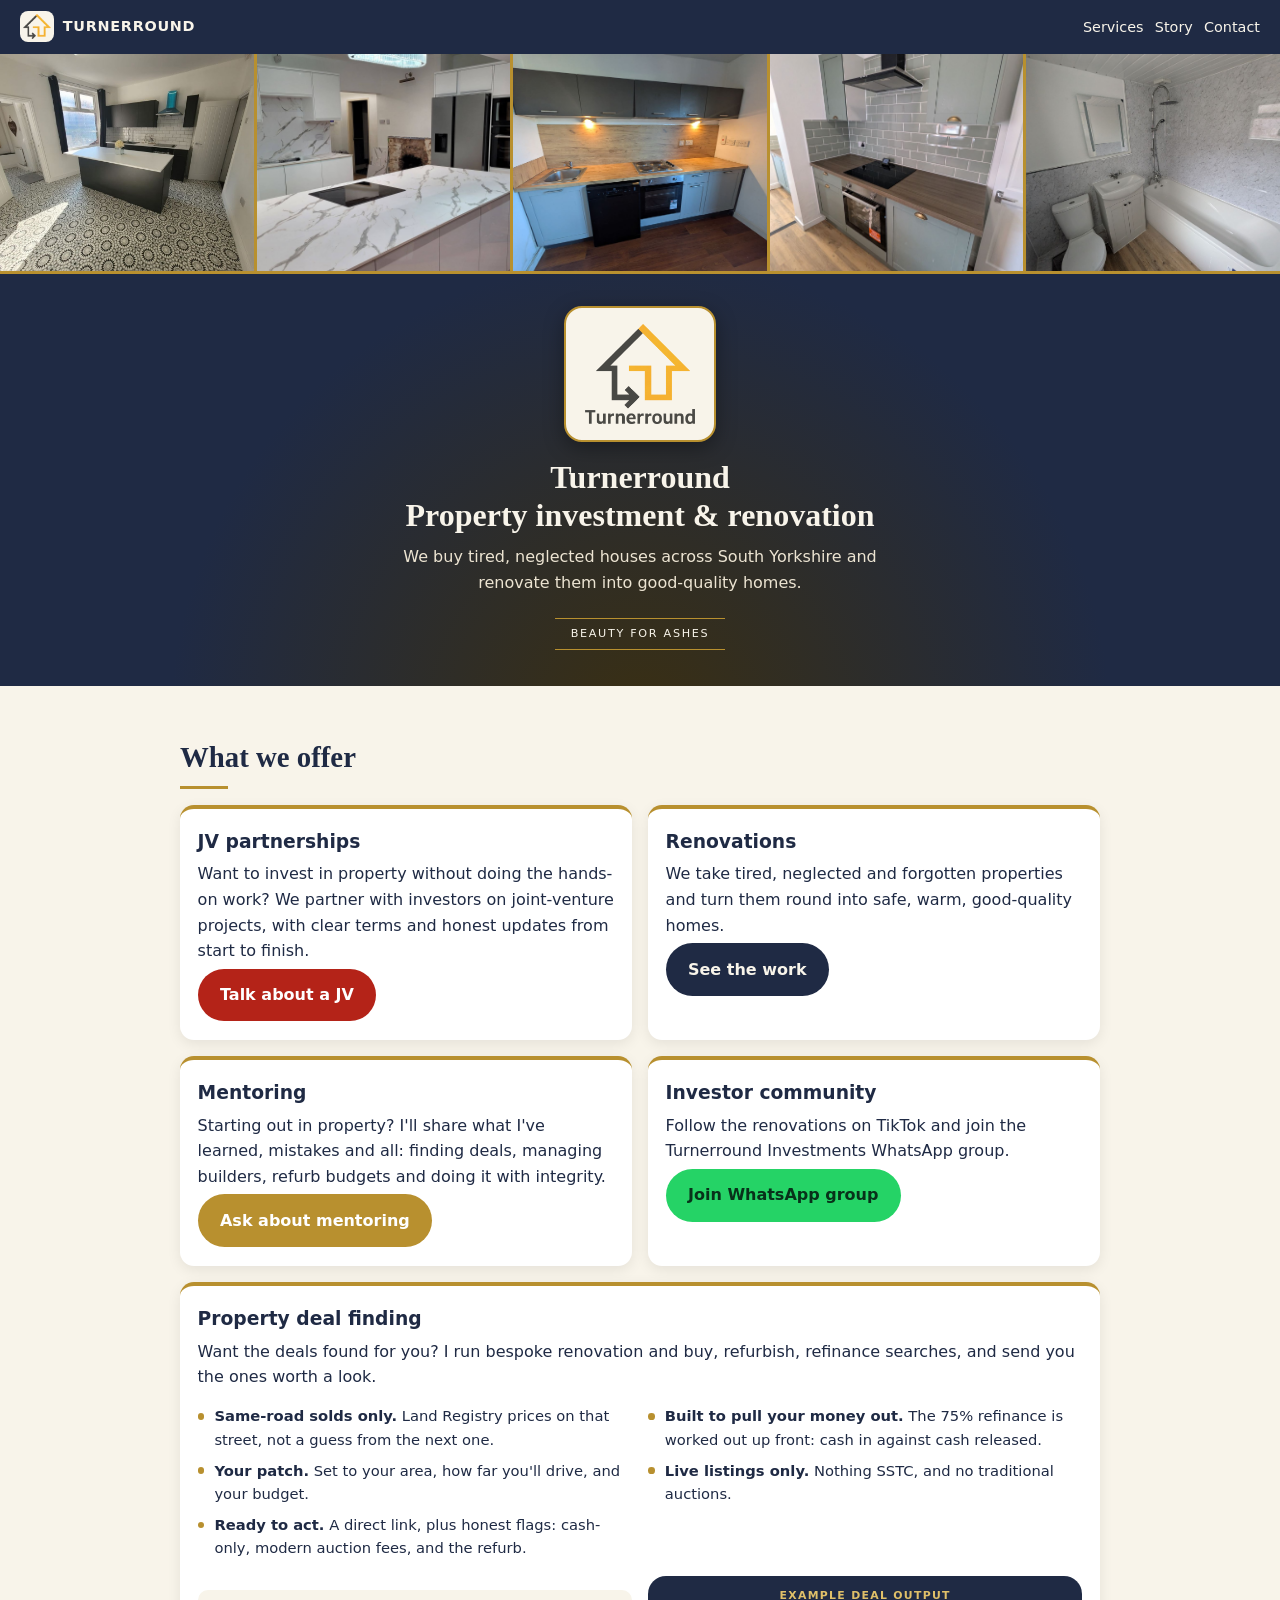
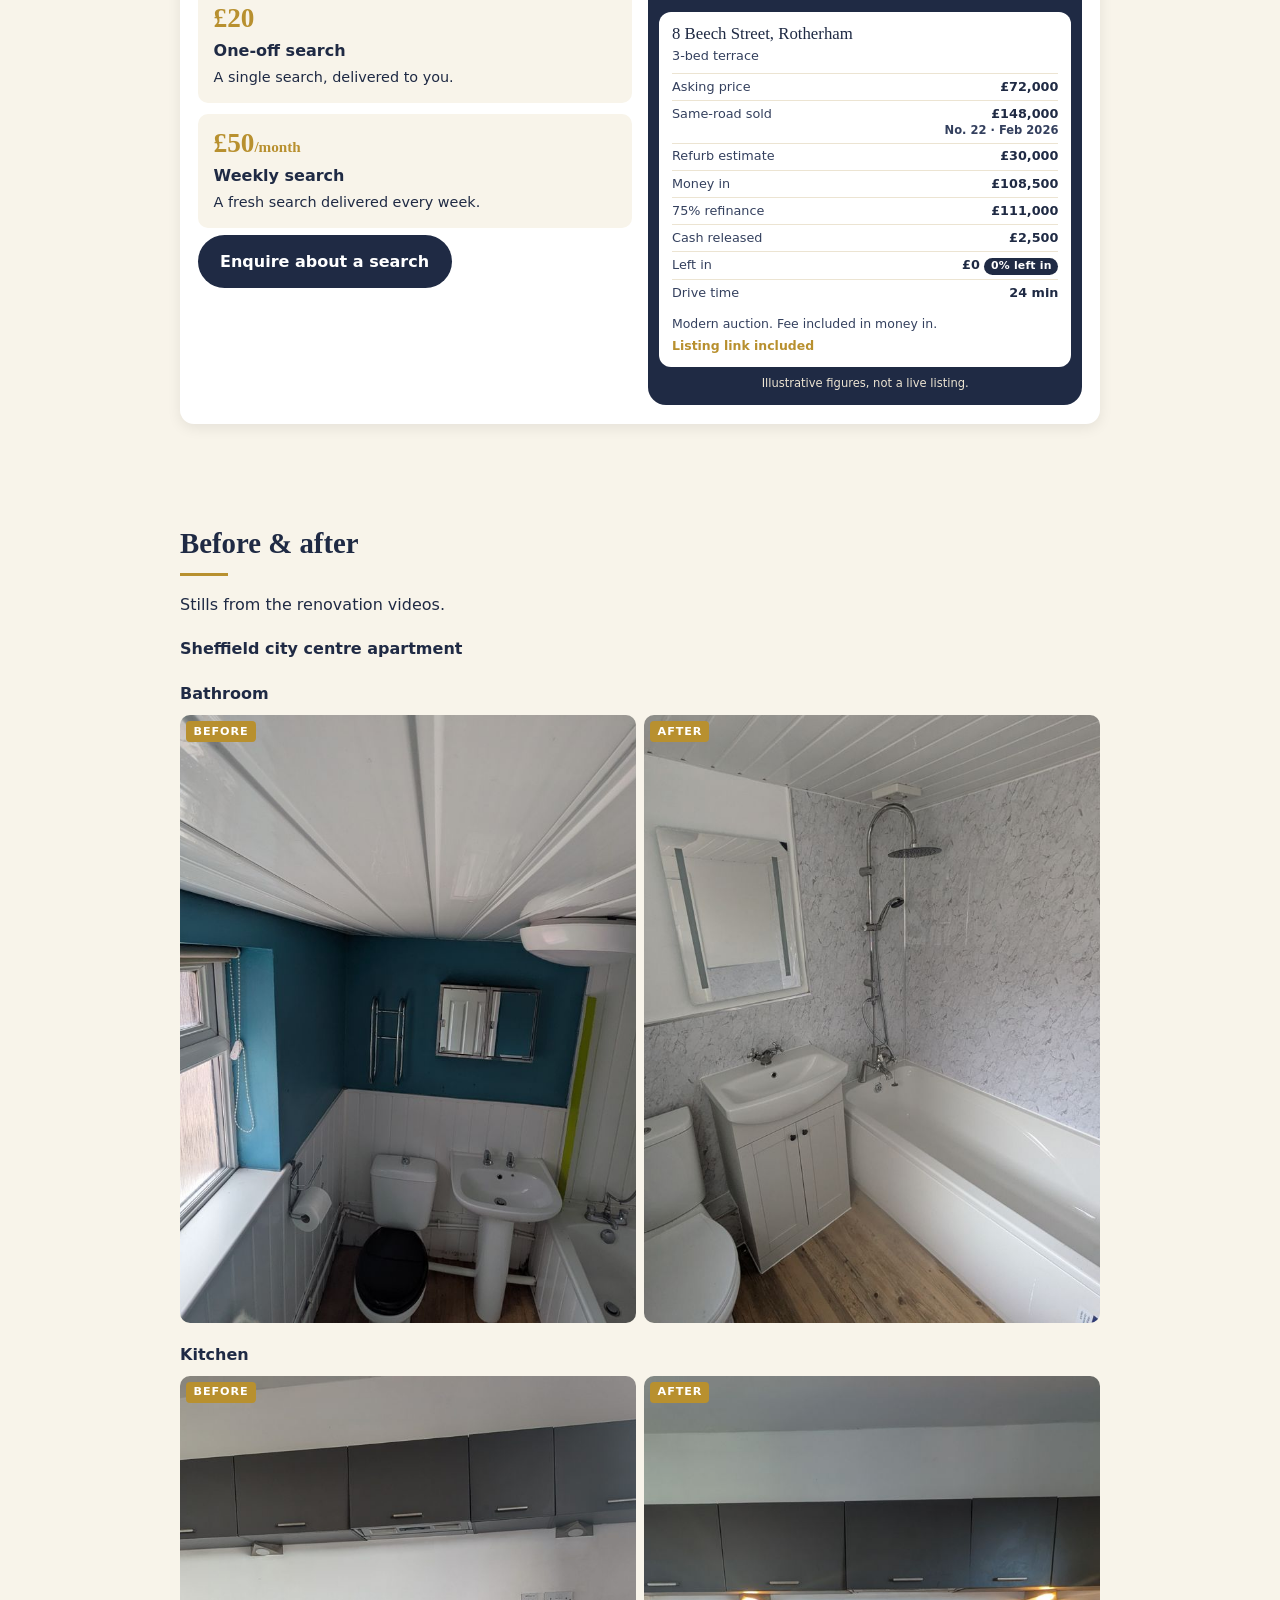
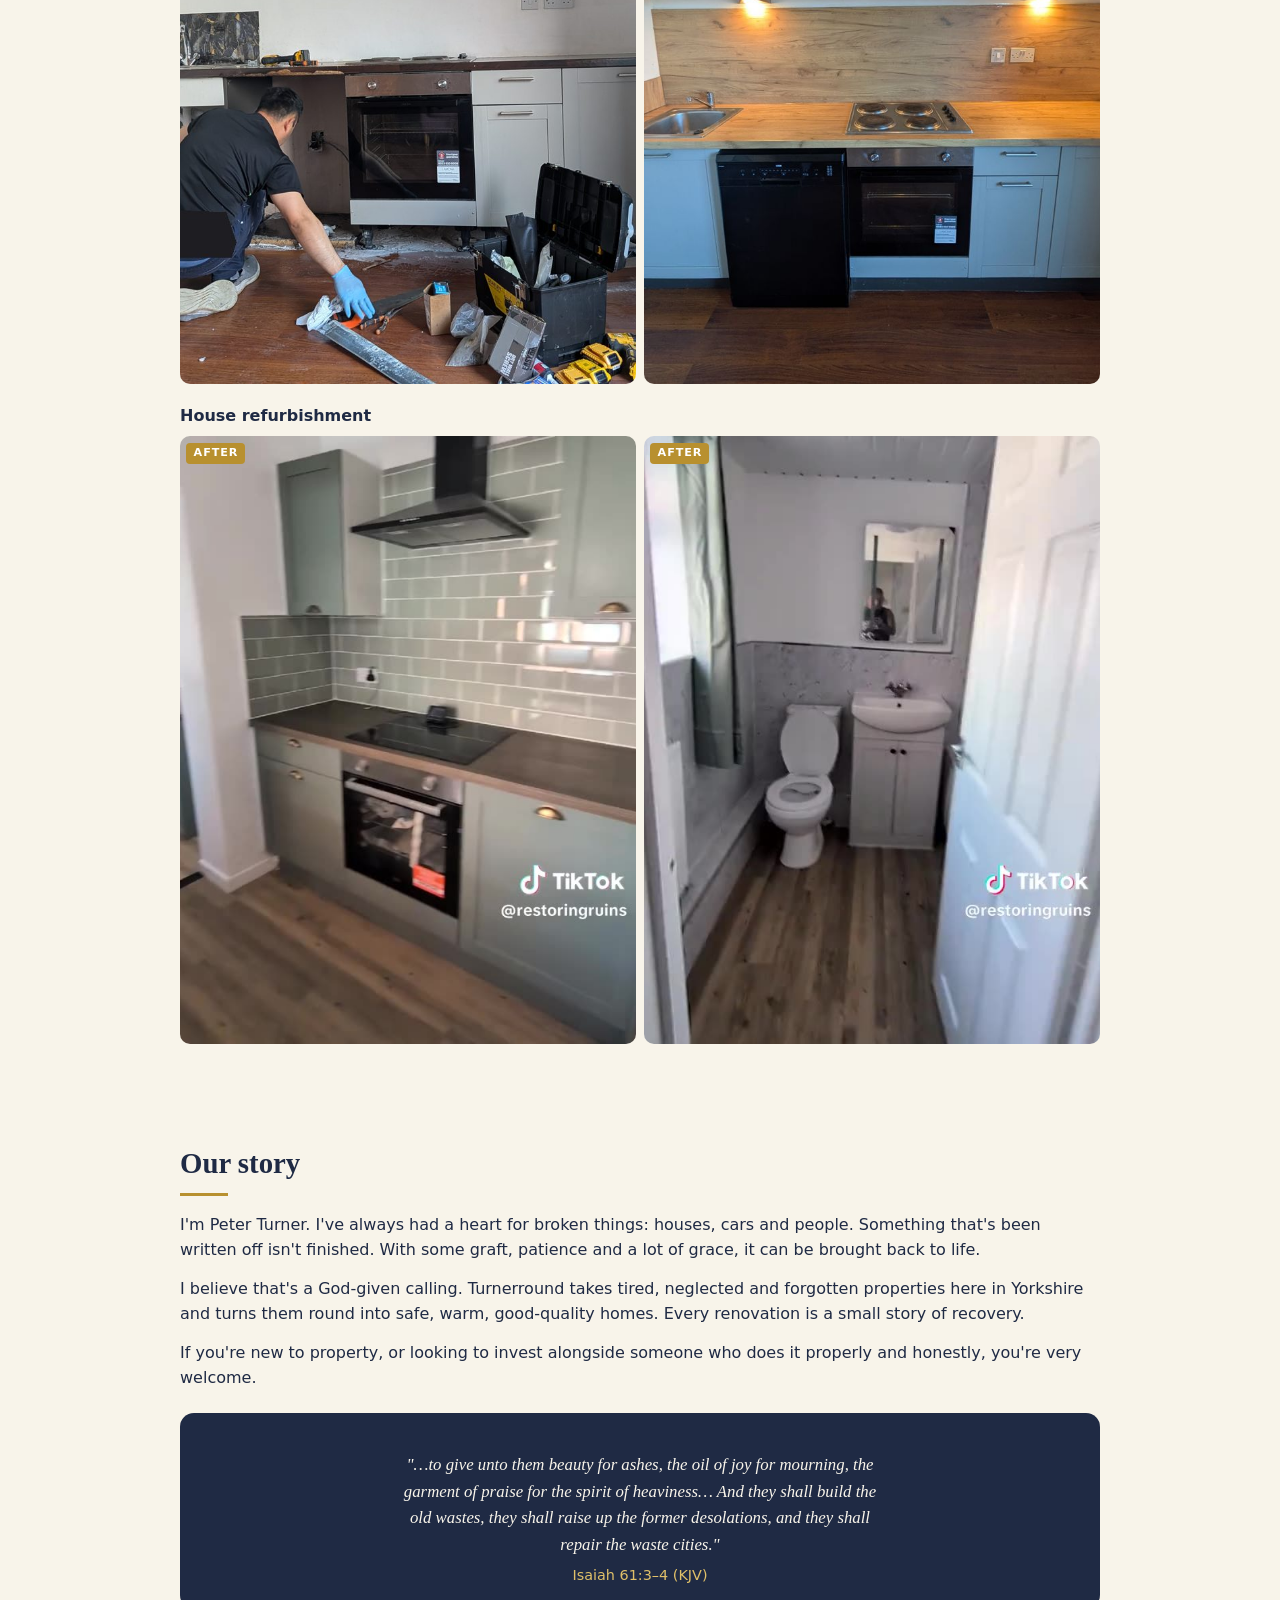
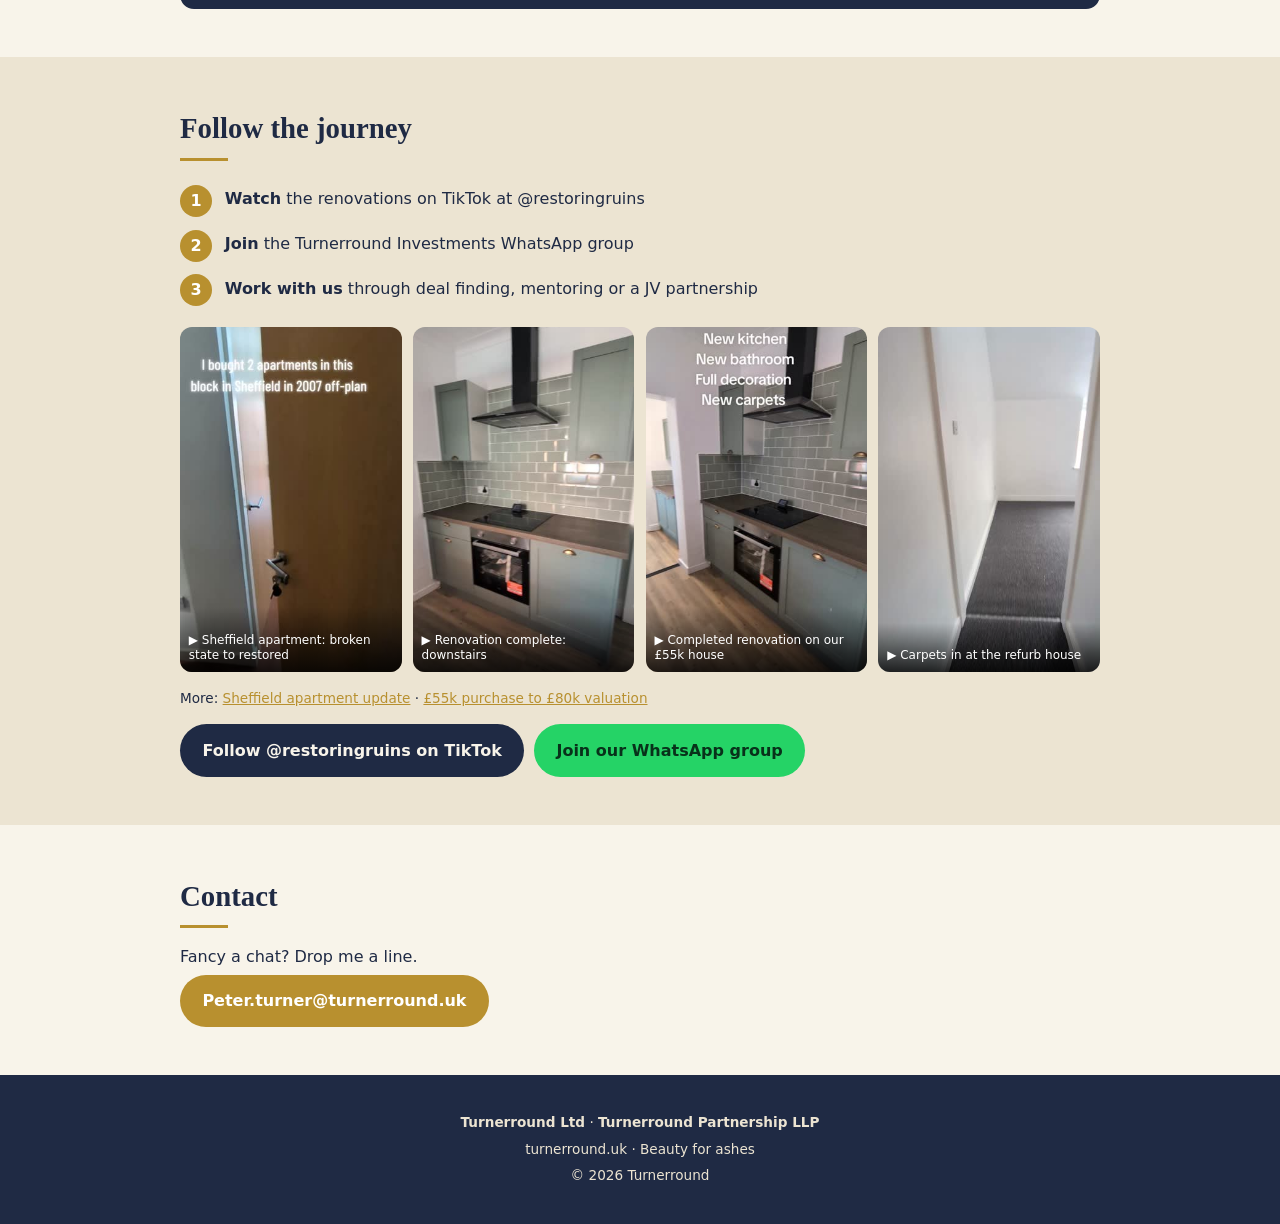
<file: index.html>
<!DOCTYPE html>
<html lang="en-GB"><head><meta charset="utf-8"><meta name="viewport" content="width=device-width,initial-scale=1">
<title>Turnerround | Property investment &amp; renovation, South Yorkshire</title>
<meta name="description" content="Turnerround: restoring ruined houses in South Yorkshire. Renovation, deal finding, mentoring and JV partnerships.">
<link rel="icon" type="image/png" href="img/favicon.png">
<link rel="apple-touch-icon" href="img/apple-touch-icon.png">
<style>
:root{--ash:#1f2a44;--ash2:#34405e;--ember:#b8902f;--ember2:#e0c069;--cream:#f8f4ea;--cream2:#ece4d2}
*{box-sizing:border-box;margin:0}body{font-family:system-ui,-apple-system,"Segoe UI",Roboto,sans-serif;background:var(--cream);color:var(--ash);line-height:1.6}
a{color:var(--ember)}.wrap{max-width:960px;margin:auto;padding:0 1.25rem}
header.nav{position:sticky;top:0;z-index:9;background:var(--ash);color:var(--cream);display:flex;justify-content:space-between;align-items:center;padding:.7rem 1.25rem}
.nav b{letter-spacing:.05em}.nav a{color:var(--cream);text-decoration:none;font-size:.9rem;margin-left:.9rem}
.hero{background:radial-gradient(circle at 50% 110%,#3a2f12 0,var(--ash) 60%);color:var(--cream);text-align:center;padding:3rem 1.25rem 3.5rem}
.logo-badge{display:inline-block;background:var(--cream);border-radius:18px;padding:1rem 1.2rem;box-shadow:0 6px 20px rgba(0,0,0,.35);border:2px solid var(--ember)}.logo-badge img{display:block;width:170px;height:auto}
.nav .brand{display:flex;align-items:center;gap:.55rem;margin:0;color:var(--cream)}.nav .mark{background:var(--cream);border-radius:8px;padding:3px;display:flex}.nav .mark img{width:28px;height:auto;display:block}.hero h1{font-family:Georgia,serif;font-size:2.4rem;margin:.5rem 0}
.verse{font-family:Georgia,serif;font-style:italic;font-size:1.05rem;max-width:30rem;margin:1rem auto .3rem}.ref{color:var(--ember2);font-size:.9rem}
.strap{display:inline-block;margin-top:1.4rem;text-transform:uppercase;letter-spacing:.15em;font-size:.7rem;border-top:1px solid var(--ember);border-bottom:1px solid var(--ember);padding:.4rem 1rem}
section{padding:3rem 0}h2{font-family:Georgia,serif;font-size:1.8rem;margin-bottom:1rem}h2::after{content:"";display:block;width:48px;height:3px;background:var(--ember);margin-top:.4rem}
.alt{background:var(--cream2)}.grid{display:grid;gap:1.2rem}@media(min-width:700px){.grid{grid-template-columns:1fr 1fr}.hero h1{font-size:3.2rem}}
.card{background:#fff;border-radius:14px;overflow:hidden;box-shadow:0 4px 14px rgba(0,0,0,.08)}.card .b{padding:1.1rem}
.ba{display:grid;grid-template-columns:1fr 1fr}.ph{aspect-ratio:4/3;display:flex;align-items:center;justify-content:center;flex-direction:column;font-size:.8rem;color:var(--cream);text-align:center}
.ph.before{background:repeating-linear-gradient(45deg,#4a4744 0 10px,#55524e 10px 20px)}.ph.after{background:linear-gradient(135deg,var(--ember),var(--ember2))}
.ph strong{font-size:.95rem;text-transform:uppercase;letter-spacing:.1em}
.tag{display:inline-block;background:var(--ember);color:#fff;font-size:.7rem;font-weight:700;padding:.15rem .5rem;border-radius:4px;margin-bottom:.4rem}
.btn{display:inline-block;padding:.85rem 1.4rem;border-radius:999px;font-weight:700;text-decoration:none;margin:.3rem .3rem 0 0}
.btn.e{background:var(--ember);color:#fff}.btn.w{background:#25d366;color:#08311a}.btn.t{background:var(--ash);color:var(--cream)}
.btn.blue,.btn.red{color:#fff;transition:background-color .15s ease}
.btn.blue{background:var(--ash)}.btn.blue:hover,.btn.blue:focus-visible{background:#3e5688;color:#fff}
.btn.red{background:#b42318}.btn.red:hover,.btn.red:focus-visible{background:#8e1a14;color:#fff}
.steps{counter-reset:s;list-style:none;padding:0}.steps li{counter-increment:s;padding:.6rem 0 .6rem 2.8rem;position:relative}
.steps li::before{content:counter(s);position:absolute;left:0;top:.5rem;width:2rem;height:2rem;border-radius:50%;background:var(--ember);color:#fff;text-align:center;line-height:2rem;font-weight:700}
footer{background:var(--ash);color:var(--cream2);padding:2rem 0;font-size:.85rem;text-align:center}footer p{margin:.3rem 0}
.banner{position:relative;aspect-ratio:4/3;max-height:62vh;width:100%;overflow:hidden;background:linear-gradient(135deg,var(--ash),var(--ash2))}
.banner .slides{display:flex;height:100%;overflow-x:auto;scroll-snap-type:x mandatory;scrollbar-width:none}.banner .slides::-webkit-scrollbar{display:none}
.banner figure{flex:0 0 100%;scroll-snap-align:start;margin:0;position:relative}.banner img{width:100%;height:100%;object-fit:cover;display:block}
.banner figcaption{position:absolute;left:.8rem;bottom:.8rem;background:rgba(31,42,68,.8);color:var(--cream);font-size:.75rem;padding:.2rem .6rem;border-radius:999px}
.banner .slides{position:relative;z-index:1}.banner .empty{position:absolute;inset:0;display:flex;align-items:center;justify-content:center;height:100%;color:var(--ember2);font-size:.85rem;text-align:center;padding:1rem}.banner .empty[hidden]{display:none}
.hero.biz{padding:2rem 1.25rem 2.2rem}.hero.biz h1{font-size:2rem;line-height:1.2}.hero .lead{max-width:32rem;margin:.6rem auto 0;color:var(--cream2)}
.logo-badge.sm img{width:110px}
.offers{display:grid;gap:1rem}@media(min-width:700px){.offers{grid-template-columns:1fr 1fr}}
.offer{background:#fff;border-radius:14px;padding:1.1rem 1.1rem 1.2rem;box-shadow:0 4px 14px rgba(0,0,0,.08);border-top:4px solid var(--ember)}.offer h3{margin-bottom:.3rem}
.offer.span{grid-column:1/-1}.prices{display:grid;gap:.7rem;margin:.85rem 0 .15rem}@media(min-width:700px){.prices{grid-template-columns:1fr 1fr}}
.price{background:var(--cream);border-radius:10px;padding:.9rem 1rem}.price .amount{font-family:Georgia,serif;font-size:1.7rem;font-weight:700;line-height:1.1;color:var(--ember);display:block}.price .per{font-size:.95rem}.price strong{display:block;margin-top:.25rem}.price p{font-size:.9rem;margin-top:.15rem}
.usps{list-style:none;padding:0;margin:.9rem 0 0;display:grid;gap:.45rem 1rem}@media(min-width:700px){.usps{grid-template-columns:1fr 1fr}}
.usps li{position:relative;padding-left:1.05rem;font-size:.92rem}.usps li::before{content:"";position:absolute;left:0;top:.55rem;width:.42rem;height:.42rem;border-radius:50%;background:var(--ember)}
.deal-row{display:flex;flex-direction:column;gap:1rem;margin-top:1rem}.sample{order:-1}
@media(min-width:700px){.deal-row{display:grid;grid-template-columns:1fr 1fr;align-items:start}.sample{order:0}.deal-buy .prices{grid-template-columns:1fr}}
.sample{background:var(--ash);color:var(--cream);border-radius:18px;padding:.7rem .7rem .8rem}
.sample-label{margin:0 0 .45rem;text-align:center;font-size:.68rem;font-weight:700;letter-spacing:.12em;text-transform:uppercase;color:var(--ember2)}
.phone{background:#fff;color:var(--ash);border-radius:12px;padding:.75rem .8rem .65rem}
.phone .ptitle{font-family:Georgia,serif;font-size:1.05rem;line-height:1.25;margin:0}.phone .ptype{margin:.1rem 0 0;font-size:.8rem;color:var(--ash2)}
.phone dl{margin:.4rem 0 0}.phone dl div{display:flex;justify-content:space-between;align-items:baseline;gap:.6rem;padding:.3rem 0;border-top:1px solid var(--cream2);font-size:.8rem;line-height:1.3}
.phone dt{color:var(--ash2)}.phone dd{margin:0;font-weight:700;text-align:right}.phone dd span{display:block;font-weight:600;font-size:.72rem;color:var(--ash2)}
.phone .flag{margin:.45rem 0 0;font-size:.78rem;color:var(--ash2)}.phone .linkline{margin:.15rem 0 0;font-size:.78rem;font-weight:700;color:var(--ember)}
.pill{display:inline-block;background:var(--ash);color:#fff;font-style:normal;font-size:.68rem;font-weight:700;letter-spacing:.02em;padding:.08rem .42rem;border-radius:999px}
.sample-note{margin:.45rem 0 0;text-align:center;font-size:.72rem;color:var(--cream2)}
.scripture{background:var(--ash);color:var(--cream);border-radius:14px;padding:1.4rem;margin-top:1.4rem;text-align:center}
.nav a{margin-left:.7rem}
.strip{display:grid;grid-template-columns:repeat(5,minmax(0,1fr));grid-template-rows:minmax(0,1fr);overflow:hidden;gap:2px;background:var(--ember);padding-bottom:2px;height:130px}.strip img{width:100%;height:100%;object-fit:cover;display:block;min-width:0}@media(min-width:700px){.strip{height:220px;gap:3px;padding-bottom:3px}}
.ttgrid{display:grid;grid-template-columns:1fr 1fr;gap:.7rem;margin:1rem 0}@media(min-width:700px){.ttgrid{grid-template-columns:repeat(4,1fr)}}
.tt{position:relative;display:block;border-radius:12px;overflow:hidden;aspect-ratio:9/14;background:var(--ash);text-decoration:none}.tt img{width:100%;height:100%;object-fit:cover;display:block}
.tt span{position:absolute;left:0;right:0;bottom:0;padding:1.6rem .55rem .5rem;font-size:.75rem;line-height:1.3;color:#fff;background:linear-gradient(transparent,rgba(0,0,0,.8))}
.small{font-size:.85rem;margin-bottom:.6rem}
.ga{margin:1.2rem 0 .5rem;font-size:1rem}.pair{display:grid;grid-template-columns:1fr 1fr;gap:.5rem}.pair figure{margin:0;position:relative;border-radius:10px;overflow:hidden;aspect-ratio:3/4;background:#ddd}
.pair img{width:100%;height:100%;object-fit:cover;display:block}.pair figcaption{position:absolute;top:.4rem;left:.4rem;background:var(--ember);color:#fff;font-size:.7rem;font-weight:700;text-transform:uppercase;letter-spacing:.08em;padding:.1rem .45rem;border-radius:4px}
</style></head><body>
<header class="nav"><a class="brand" href="#"><span class="mark"><img src="img/turnerround-mark.png" alt=""></span><b>TURNERROUND</b></a><nav><a href="#offer">Services</a><a href="#story">Story</a><a href="#contact">Contact</a></nav></header>
<div class="strip" aria-label="Our renovations"><img src="img/banner-cope-kitchen.jpg" alt="Renovated kitchen with island" style="object-position:50% 60%"><img src="img/banner-home-kitchen.jpg" alt="Renovated kitchen with white marble-effect island" style="object-position:50% 50%"><img src="img/banner-q4-kitchen.jpg" alt="Renovated apartment kitchen" style="object-position:50% 50%"><img src="img/banner-leicester-kitchen.jpg" alt="Renovated kitchen and utility" style="object-position:50% 55%"><img src="img/banner-leicester-bathroom.jpg" alt="Renovated bathroom" style="object-position:50% 60%"></div>

<section class="hero biz">
<div class="logo-badge sm"><img src="img/turnerround-logo.png" alt="Turnerround" width="828" height="757"></div>
<h1>Turnerround<br>Property investment &amp; renovation</h1>
<p class="lead">We buy tired, neglected houses across South Yorkshire and renovate them into good-quality homes.</p>
<span class="strap">Beauty for ashes</span>
</section>
<section id="offer"><div class="wrap"><h2>What we offer</h2><div class="offers">
<div class="offer"><h3>JV partnerships</h3><p>Want to invest in property without doing the hands-on work? We partner with investors on joint-venture projects, with clear terms and honest updates from start to finish.</p><a class="btn red" href="mailto:Peter.turner@turnerround.uk?subject=JV%20partnership%20enquiry">Talk about a JV</a></div>
<div class="offer"><h3>Renovations</h3><p>We take tired, neglected and forgotten properties and turn them round into safe, warm, good-quality homes.</p><a class="btn t" href="#before-after">See the work</a></div>
<div class="offer"><h3>Mentoring</h3><p>Starting out in property? I'll share what I've learned, mistakes and all: finding deals, managing builders, refurb budgets and doing it with integrity.</p><a class="btn e" href="mailto:Peter.turner@turnerround.uk?subject=Mentoring%20enquiry">Ask about mentoring</a></div>
<div class="offer"><h3>Investor community</h3><p>Follow the renovations on TikTok and join the Turnerround Investments WhatsApp group.</p><a class="btn w" href="https://chat.whatsapp.com/LIhRfJvyXiQB11U30ed2JP" target="_blank" rel="noopener">Join WhatsApp group</a></div>
<div class="offer span"><h3>Property deal finding</h3><p>Want the deals found for you? I run bespoke renovation and buy, refurbish, refinance searches, and send you the ones worth a look.</p><ul class="usps"><li><b>Same-road solds only.</b> Land Registry prices on that street, not a guess from the next one.</li><li><b>Built to pull your money out.</b> The 75% refinance is worked out up front: cash in against cash released.</li><li><b>Your patch.</b> Set to your area, how far you'll drive, and your budget.</li><li><b>Live listings only.</b> Nothing SSTC, and no traditional auctions.</li><li><b>Ready to act.</b> A direct link, plus honest flags: cash-only, modern auction fees, and the refurb.</li></ul><div class="deal-row"><div class="deal-buy"><div class="prices"><div class="price"><span class="amount">£20</span><strong>One-off search</strong><p>A single search, delivered to you.</p></div><div class="price"><span class="amount">£50<span class="per">/month</span></span><strong>Weekly search</strong><p>A fresh search delivered every week.</p></div></div><a class="btn blue" href="mailto:Peter.turner@turnerround.uk?subject=Deal%20finding%20enquiry">Enquire about a search</a></div><aside class="sample"><p class="sample-label">Example deal output</p><div class="phone"><p class="ptitle">8 Beech Street, Rotherham</p><p class="ptype">3-bed terrace</p><dl><div><dt>Asking price</dt><dd>£72,000</dd></div><div><dt>Same-road sold</dt><dd>£148,000<span>No. 22 · Feb 2026</span></dd></div><div><dt>Refurb estimate</dt><dd>£30,000</dd></div><div><dt>Money in</dt><dd>£108,500</dd></div><div><dt>75% refinance</dt><dd>£111,000</dd></div><div><dt>Cash released</dt><dd>£2,500</dd></div><div><dt>Left in</dt><dd>£0 <em class="pill">0% left in</em></dd></div><div><dt>Drive time</dt><dd>24 min</dd></div></dl><p class="flag">Modern auction. Fee included in money in.</p><p class="linkline">Listing link included</p></div><p class="sample-note">Illustrative figures, not a live listing.</p></aside></div></div>
</div></div></section>
<section id="before-after"><div class="wrap"><h2>Before &amp; after</h2>
<p style="margin-bottom:1rem">Stills from the renovation videos.</p>
<h3 class="ga">Sheffield city centre apartment</h3>
<h3 class="ga">Bathroom</h3>
<div class="pair"><figure><img src="img/gallery/bathroom-before.jpg" alt="Bathroom before renovation" loading="lazy"><figcaption>Before</figcaption></figure><figure><img src="img/gallery/bathroom-after.jpg" alt="Bathroom after renovation" loading="lazy"><figcaption>After</figcaption></figure></div>
<h3 class="ga">Kitchen</h3>
<div class="pair"><figure><img src="img/gallery/kitchen-before.jpg" alt="Kitchen before renovation" loading="lazy"><figcaption>Before</figcaption></figure><figure><img src="img/gallery/kitchen-after.jpg" alt="Kitchen after renovation" loading="lazy"><figcaption>After</figcaption></figure></div>
<h3 class="ga">House refurbishment</h3>
<div class="pair"><figure><img src="img/gallery/house-kitchen-after.jpg" alt="New kitchen after renovation" loading="lazy"><figcaption>After</figcaption></figure><figure><img src="img/gallery/house-bathroom-after.jpg" alt="New bathroom after renovation" loading="lazy"><figcaption>After</figcaption></figure></div>
</div></section>
<section id="story"><div class="wrap"><h2>Our story</h2>
<p>I'm Peter Turner. I've always had a heart for broken things: houses, cars and people. Something that's been written off isn't finished. With some graft, patience and a lot of grace, it can be brought back to life.</p>
<p style="margin-top:.8rem">I believe that's a God-given calling. Turnerround takes tired, neglected and forgotten properties here in Yorkshire and turns them round into safe, warm, good-quality homes. Every renovation is a small story of recovery.</p>
<p style="margin-top:.8rem">If you're new to property, or looking to invest alongside someone who does it properly and honestly, you're very welcome.</p>
<div class="scripture"><p class="verse">"…to give unto them beauty for ashes, the oil of joy for mourning, the garment of praise for the spirit of heaviness… And they shall build the old wastes, they shall raise up the former desolations, and they shall repair the waste cities."</p><p class="ref">Isaiah 61:3–4 (KJV)</p></div></div></section>
<section id="follow" class="alt"><div class="wrap"><h2>Follow the journey</h2>
<ol class="steps"><li><b>Watch</b> the renovations on TikTok at @restoringruins</li><li><b>Join</b> the Turnerround Investments WhatsApp group</li><li><b>Work with us</b> through deal finding, mentoring or a JV partnership</li></ol>
<div class="ttgrid"><a class="tt" href="https://www.tiktok.com/@restoringruins/video/7697686761236925718" target="_blank" rel="noopener"><img src="img/gallery/tt-7697686761236925718.jpg" alt="" loading="lazy"><span>▶ Sheffield apartment: broken state to restored</span></a><a class="tt" href="https://www.tiktok.com/@restoringruins/video/7680427005292186902" target="_blank" rel="noopener"><img src="img/gallery/tt-7680427005292186902.jpg" alt="" loading="lazy"><span>▶ Renovation complete: downstairs</span></a><a class="tt" href="https://www.tiktok.com/@restoringruins/video/7680300066338278678" target="_blank" rel="noopener"><img src="img/gallery/tt-7680300066338278678.jpg" alt="" loading="lazy"><span>▶ Completed renovation on our £55k house</span></a><a class="tt" href="https://www.tiktok.com/@restoringruins/video/7675671522433862934" target="_blank" rel="noopener"><img src="img/gallery/tt-7675671522433862934.jpg" alt="" loading="lazy"><span>▶ Carpets in at the refurb house</span></a></div><p class="small">More: <a href="https://www.tiktok.com/@restoringruins/video/7692518369119030550" target="_blank" rel="noopener">Sheffield apartment update</a> · <a href="https://www.tiktok.com/@restoringruins/video/7686686514251648278" target="_blank" rel="noopener">£55k purchase to £80k valuation</a></p><a class="btn t" href="https://www.tiktok.com/@restoringruins" target="_blank" rel="noopener">Follow @restoringruins on TikTok</a>
<a class="btn w" href="https://chat.whatsapp.com/LIhRfJvyXiQB11U30ed2JP" target="_blank" rel="noopener">Join our WhatsApp group</a></div></section>
<section id="contact"><div class="wrap"><h2>Contact</h2><p>Fancy a chat? Drop me a line.</p><a class="btn e" href="mailto:Peter.turner@turnerround.uk">Peter.turner@turnerround.uk</a></div></section>
<footer><div class="wrap"><p><b>Turnerround Ltd</b> · <b>Turnerround Partnership LLP</b></p><p>turnerround.uk · Beauty for ashes</p><p>© 2026 Turnerround</p></div></footer>
</body></html>
</file>
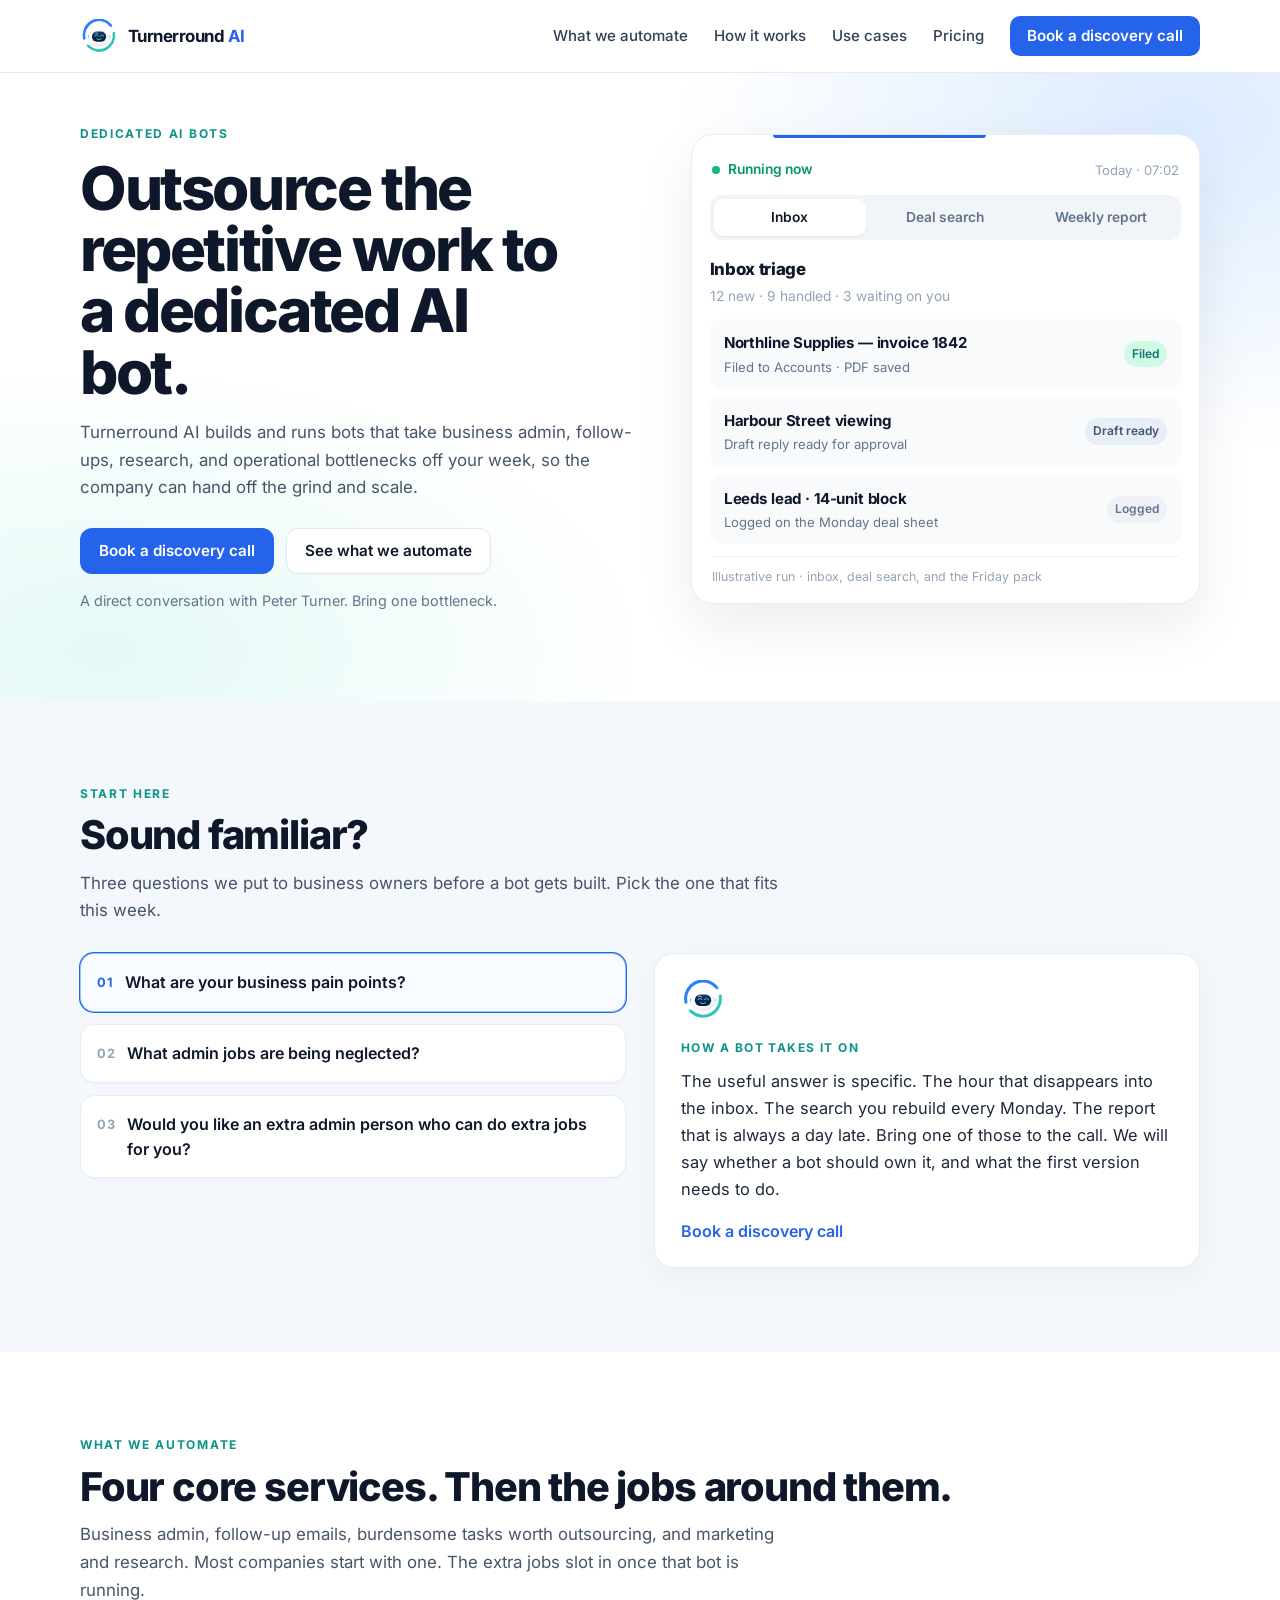
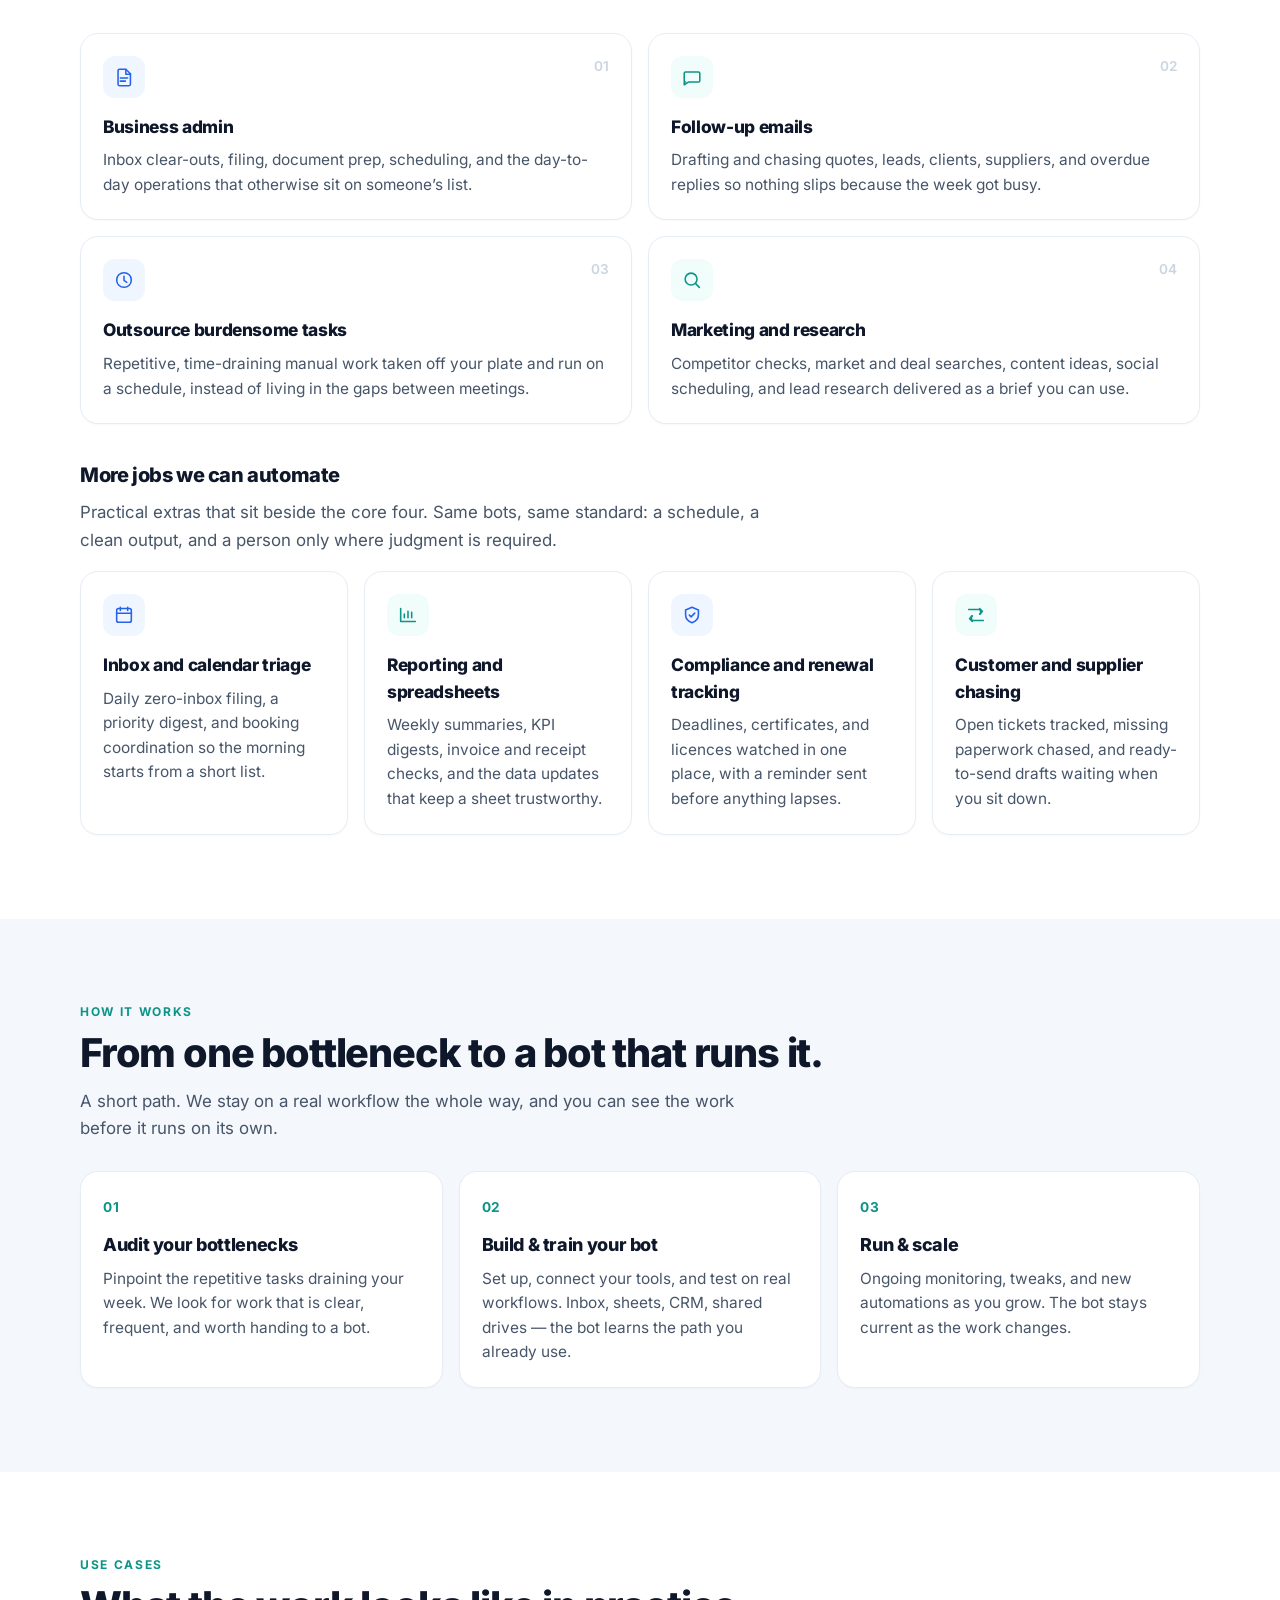
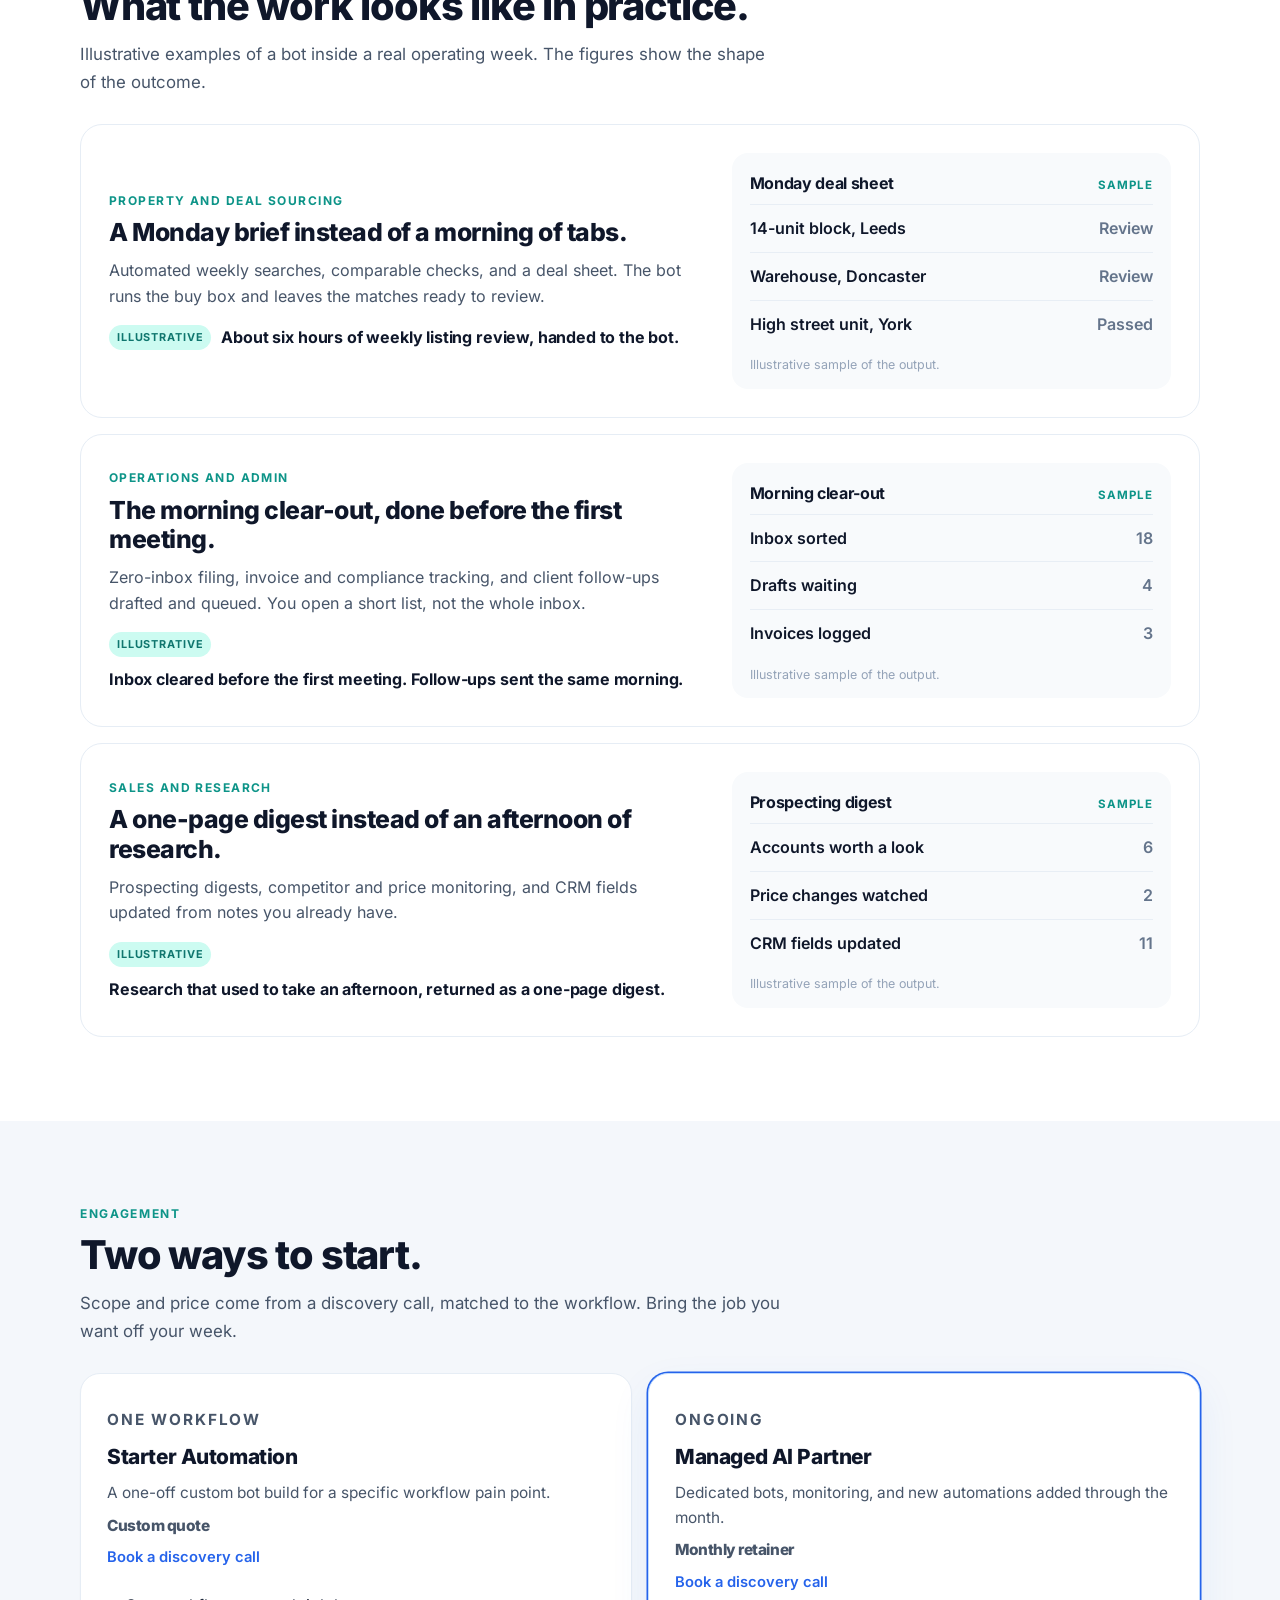
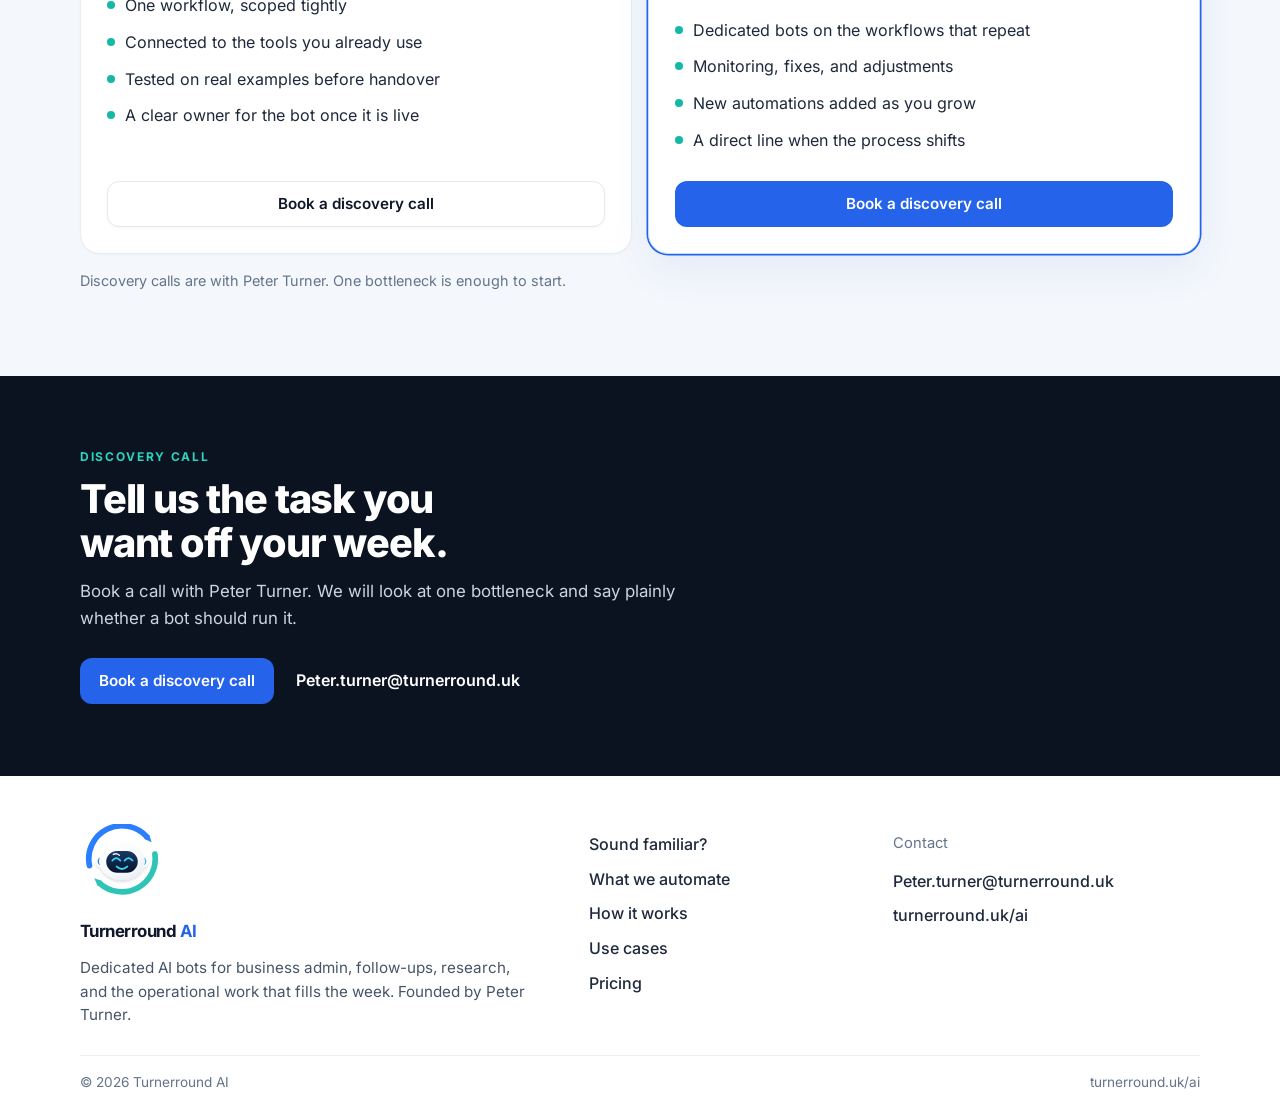
<file: ai/index.html>
<!DOCTYPE html>
<html lang="en-GB">
<head>
<meta charset="utf-8">
<meta name="viewport" content="width=device-width, initial-scale=1">
<script>
(function () {
  var path = location.pathname;
  var last = path.split("/").pop();
  var isFile = /\.[a-z0-9]+$/i.test(last);
  if (!isFile && path.charAt(path.length - 1) !== "/") {
    var base = document.createElement("base");
    base.setAttribute("href", path + "/");
    document.head.appendChild(base);
  }
})();
</script>
<title>Turnerround AI | Dedicated bots for the work that fills the week</title>
<meta name="description" content="Turnerround AI builds and runs bots that take business admin, follow-ups, research, and operational bottlenecks off your week. A direct conversation with Peter Turner.">
<link rel="canonical" href="https://turnerround.uk/ai/">
<meta property="og:type" content="website">
<meta property="og:site_name" content="Turnerround AI">
<meta property="og:title" content="Turnerround AI | Dedicated bots for the work that fills the week">
<meta property="og:description" content="Turnerround AI builds and runs bots that take business admin, follow-ups, research, and operational bottlenecks off your week.">
<meta property="og:url" content="https://turnerround.uk/ai/">
<meta name="twitter:card" content="summary">
<meta name="twitter:title" content="Turnerround AI">
<meta name="twitter:description" content="Dedicated AI bots for business admin, follow-ups, research, and the operational work that fills the week.">
<link rel="icon" href="logo.svg" type="image/svg+xml">
<link rel="stylesheet" href="styles.css">
</head>
<body id="top">
<a class="skip" href="#main">Skip to content</a>
<header class="site-header">
  <div class="wrap nav">
    <a class="brand" href="#top">
      <img class="mark" src="logo.svg" alt="" width="200" height="176">
      <span class="word">Turnerround <span class="word-ai">AI</span></span>
    </a>
    <input id="nav-toggle" class="nav-toggle" type="checkbox">
    <label class="burger" for="nav-toggle"><span class="sr-only" style="position:absolute;width:1px;height:1px;padding:0;margin:-1px;overflow:hidden;clip:rect(0,0,0,0);border:0">Menu</span><span class="burger-bars" aria-hidden="true"></span></label>
    <nav class="nav-links" aria-label="Page">
      <a href="#automate">What we automate</a>
      <a href="#how">How it works</a>
      <a href="#cases">Use cases</a>
      <a href="#pricing">Pricing</a>
      <a class="btn btn-primary nav-cta" href="mailto:Peter.turner@turnerround.uk?subject=Turnerround%20AI%20Discovery%20Call">Book a discovery call</a>
    </nav>
  </div>
</header>

<main id="main">
  <section class="hero">
    <div class="wrap hero-grid">
      <div>
        <p class="eyebrow">Dedicated AI bots</p>
        <h1>Outsource the <br class="desk">repetitive work to <br class="desk">a dedicated AI <br class="desk">bot.</h1>
        <p class="hero-copy">Turnerround AI builds and runs bots that take business admin, follow-ups, research, and operational bottlenecks off your week, so the company can hand off the grind and scale.</p>
        <div class="hero-actions">
          <a class="btn btn-primary" href="mailto:Peter.turner@turnerround.uk?subject=Turnerround%20AI%20Discovery%20Call">Book a discovery call</a>
          <a class="btn btn-secondary" href="#automate">See what we automate</a>
        </div>
        <p class="hero-note">A direct conversation with Peter Turner. Bring one bottleneck.</p>
      </div>

      <div class="preview" aria-label="Illustrative workflow">
        <div class="preview-head">
          <span class="live"><span class="dot" aria-hidden="true"></span> Running now</span>
          <span class="stamp">Today · 07:02</span>
        </div>
        <div class="tabs" role="tablist" aria-label="Illustrative run">
          <button class="tab is-active" type="button" role="tab" id="tab-inbox" data-tab="inbox" aria-selected="true" aria-controls="panel-inbox">Inbox</button>
          <button class="tab" type="button" role="tab" id="tab-deals" data-tab="deals" aria-selected="false" aria-controls="panel-deals" tabindex="-1">Deal search</button>
          <button class="tab" type="button" role="tab" id="tab-report" data-tab="report" aria-selected="false" aria-controls="panel-report" tabindex="-1">Weekly report</button>
        </div>
        <div class="panel" role="tabpanel" id="panel-inbox" data-panel="inbox" aria-labelledby="tab-inbox">
          <h3>Inbox triage</h3>
          <p class="panel-meta">12 new · 9 handled · 3 waiting on you</p>
          <div class="run">
            <div><div class="run-title">Northline Supplies — invoice 1842</div><div class="run-sub">Filed to Accounts · PDF saved</div></div>
            <span class="status filed">Filed</span>
          </div>
          <div class="run">
            <div><div class="run-title">Harbour Street viewing</div><div class="run-sub">Draft reply ready for approval</div></div>
            <span class="status draft">Draft ready</span>
          </div>
          <div class="run">
            <div><div class="run-title">Leeds lead · 14-unit block</div><div class="run-sub">Logged on the Monday deal sheet</div></div>
            <span class="status logged">Logged</span>
          </div>
        </div>
        <div class="panel" role="tabpanel" id="panel-deals" data-panel="deals" aria-labelledby="tab-deals" hidden>
          <h3>Deal search</h3>
          <p class="panel-meta">18 listings checked · 3 kept</p>
          <div class="run">
            <div><div class="run-title">14-unit block, Leeds</div><div class="run-sub">Inside the buy box · comparables saved</div></div>
            <span class="status review">Review</span>
          </div>
          <div class="run">
            <div><div class="run-title">Warehouse, Doncaster</div><div class="run-sub">Yield in range · drive time noted</div></div>
            <span class="status review">Review</span>
          </div>
          <div class="run">
            <div><div class="run-title">High street unit, York</div><div class="run-sub">Outside the patch</div></div>
            <span class="status passed">Passed</span>
          </div>
        </div>
        <div class="panel" role="tabpanel" id="panel-report" data-panel="report" aria-labelledby="tab-report" hidden>
          <h3>Friday pack</h3>
          <p class="panel-meta">Ready for Monday · sent 16:40</p>
          <div class="run">
            <div><div class="run-title">Monday deal sheet</div><div class="run-sub">3 matches logged · 1 passed</div></div>
            <span class="status ready">Ready</span>
          </div>
          <div class="run">
            <div><div class="run-title">Inbox clear-out</div><div class="run-sub">12 handled · 3 waiting on you</div></div>
            <span class="status filed">Filed</span>
          </div>
          <div class="run">
            <div><div class="run-title">Follow-ups</div><div class="run-sub">4 drafts queued for approval</div></div>
            <span class="status draft">Draft ready</span>
          </div>
        </div>
        <p class="preview-note">Illustrative run · inbox, deal search, and the Friday pack</p>
      </div>
    </div>
  </section>

  <section class="section soft" id="familiar">
    <div class="wrap">
      <p class="eyebrow">Start here</p>
      <h2>Sound familiar?</h2>
      <p class="lede">Three questions we put to business owners before a bot gets built. Pick the one that fits this week.</p>
      <div class="familiar-grid">
        <div class="questions">
          <button class="q is-active" type="button" data-q="pain" aria-pressed="true">
            <span class="q-num">01</span>
            <span>What are your business pain points?</span>
          </button>
          <button class="q" type="button" data-q="admin" aria-pressed="false">
            <span class="q-num">02</span>
            <span>What admin jobs are being neglected?</span>
          </button>
          <button class="q" type="button" data-q="extra" aria-pressed="false">
            <span class="q-num">03</span>
            <span>Would you like an extra admin person who can do extra jobs for you?</span>
          </button>
        </div>
        <div class="answer">
          <img class="mark" src="logo.svg" alt="" width="200" height="176">
          <p class="answer-kicker">How a bot takes it on</p>
          <div aria-live="polite">
            <p class="answer-copy answer-body" data-for="pain">The useful answer is specific. The hour that disappears into the inbox. The search you rebuild every Monday. The report that is always a day late. Bring one of those to the call. We will say whether a bot should own it, and what the first version needs to do.</p>
            <p class="answer-copy answer-body" data-for="admin" hidden>The jobs that get neglected are the ones nobody owns. Filing that waits for a quiet Friday. A renewal with no one watching the date. A supplier who has not been chased. Name the one that keeps slipping. We will say whether a bot can run it on a schedule, and what still needs a person.</p>
            <p class="answer-copy answer-body" data-for="extra" hidden>An extra admin person is usually there for work that repeats. The inbox. The Monday search. The chasing email. The sheet that has to be current before anyone opens it. A bot can take that work. It does not replace judgment. Bring the job you would hand over. We will say what the first version does, and where you stay in the loop.</p>
          </div>
          <a class="answer-link" href="mailto:Peter.turner@turnerround.uk?subject=Turnerround%20AI%20Discovery%20Call">Book a discovery call</a>
        </div>
      </div>
    </div>
  </section>

  <section class="section" id="automate">
    <div class="wrap">
      <div class="block-head">
        <p class="eyebrow">What we automate</p>
        <h2>Four core services. Then the jobs around them.</h2>
        <p class="lede">Business admin, follow-up emails, burdensome tasks worth outsourcing, and marketing and research. Most companies start with one. The extra jobs slot in once that bot is running.</p>
      </div>
      <div class="services">
        <article class="card">
          <div class="svc-top">
            <span class="ico ico-blue" aria-hidden="true"><svg viewBox="0 0 24 24"><path d="M7 3.5h7l5 5V20a1.5 1.5 0 0 1-1.5 1.5H7A1.5 1.5 0 0 1 5.5 20V5A1.5 1.5 0 0 1 7 3.5z"/><path d="M14 3.8V9h5.2"/><path d="M8 13h8M8 16.5h5.5"/></svg></span>
            <span class="num">01</span>
          </div>
          <h3>Business admin</h3>
          <p>Inbox clear-outs, filing, document prep, scheduling, and the day-to-day operations that otherwise sit on someone’s list.</p>
        </article>
        <article class="card">
          <div class="svc-top">
            <span class="ico ico-teal" aria-hidden="true"><svg viewBox="0 0 24 24"><path d="M5 6.5h14a1.5 1.5 0 0 1 1.5 1.5v8A1.5 1.5 0 0 1 19 17.5H8l-4.5 3v-3H5A1.5 1.5 0 0 1 3.5 16V8A1.5 1.5 0 0 1 5 6.5z"/></svg></span>
            <span class="num">02</span>
          </div>
          <h3>Follow-up emails</h3>
          <p>Drafting and chasing quotes, leads, clients, suppliers, and overdue replies so nothing slips because the week got busy.</p>
        </article>
        <article class="card">
          <div class="svc-top">
            <span class="ico ico-blue" aria-hidden="true"><svg viewBox="0 0 24 24"><circle cx="12" cy="12" r="8"/><path d="M12 8v4.5l3 2"/></svg></span>
            <span class="num">03</span>
          </div>
          <h3>Outsource burdensome tasks</h3>
          <p>Repetitive, time-draining manual work taken off your plate and run on a schedule, instead of living in the gaps between meetings.</p>
        </article>
        <article class="card">
          <div class="svc-top">
            <span class="ico ico-teal" aria-hidden="true"><svg viewBox="0 0 24 24"><circle cx="11" cy="11" r="6.5"/><path d="M16 16l4 4"/></svg></span>
            <span class="num">04</span>
          </div>
          <h3>Marketing and research</h3>
          <p>Competitor checks, market and deal searches, content ideas, social scheduling, and lead research delivered as a brief you can use.</p>
        </article>
      </div>

      <h3 class="subhead">More jobs we can automate</h3>
      <p class="lede sublede">Practical extras that sit beside the core four. Same bots, same standard: a schedule, a clean output, and a person only where judgment is required.</p>
      <div class="extras">
        <article class="card">
          <span class="ico ico-blue" aria-hidden="true"><svg viewBox="0 0 24 24"><rect x="4" y="5" width="16" height="15" rx="2"/><path d="M8 3.5V7M16 3.5V7M4 10h16"/></svg></span>
          <h3>Inbox and calendar triage</h3>
          <p>Daily zero-inbox filing, a priority digest, and booking coordination so the morning starts from a short list.</p>
        </article>
        <article class="card">
          <span class="ico ico-teal" aria-hidden="true"><svg viewBox="0 0 24 24"><path d="M4 19V5M4 19h16"/><path d="M8 15v-4M12 15V8M16 15v-6"/></svg></span>
          <h3>Reporting and spreadsheets</h3>
          <p>Weekly summaries, KPI digests, invoice and receipt checks, and the data updates that keep a sheet trustworthy.</p>
        </article>
        <article class="card">
          <span class="ico ico-blue" aria-hidden="true"><svg viewBox="0 0 24 24"><path d="M12 3.5l7 3v5.2c0 4.2-2.8 7.2-7 8.8-4.2-1.6-7-4.6-7-8.8V6.5l7-3z"/><path d="M9 12l2 2 4-4"/></svg></span>
          <h3>Compliance and renewal tracking</h3>
          <p>Deadlines, certificates, and licences watched in one place, with a reminder sent before anything lapses.</p>
        </article>
        <article class="card">
          <span class="ico ico-teal" aria-hidden="true"><svg viewBox="0 0 24 24"><path d="M4 6h11a2 2 0 0 1 2 2v3"/><path d="M20 18H9a2 2 0 0 1-2-2v-3"/><path d="M16 5l3 3-3 3M8 13l-3 3 3 3"/></svg></span>
          <h3>Customer and supplier chasing</h3>
          <p>Open tickets tracked, missing paperwork chased, and ready-to-send drafts waiting when you sit down.</p>
        </article>
      </div>
    </div>
  </section>

  <section class="section soft" id="how">
    <div class="wrap">
      <div class="block-head">
        <p class="eyebrow">How it works</p>
        <h2>From one bottleneck to a bot that runs it.</h2>
        <p class="lede">A short path. We stay on a real workflow the whole way, and you can see the work before it runs on its own.</p>
      </div>
      <div class="steps">
        <article class="card step">
          <span class="step-num">01</span>
          <h3>Audit your bottlenecks</h3>
          <p>Pinpoint the repetitive tasks draining your week. We look for work that is clear, frequent, and worth handing to a bot.</p>
        </article>
        <article class="card step">
          <span class="step-num">02</span>
          <h3>Build &amp; train your bot</h3>
          <p>Set up, connect your tools, and test on real workflows. Inbox, sheets, CRM, shared drives — the bot learns the path you already use.</p>
        </article>
        <article class="card step">
          <span class="step-num">03</span>
          <h3>Run &amp; scale</h3>
          <p>Ongoing monitoring, tweaks, and new automations as you grow. The bot stays current as the work changes.</p>
        </article>
      </div>
    </div>
  </section>

  <section class="section" id="cases">
    <div class="wrap">
      <div class="block-head">
        <p class="eyebrow">Use cases</p>
        <h2>What the work looks like in practice.</h2>
        <p class="lede">Illustrative examples of a bot inside a real operating week. The figures show the shape of the outcome.</p>
      </div>
      <div class="cases">
        <article class="case">
          <div>
            <p class="kicker">Property and deal sourcing</p>
            <h3>A Monday brief instead of a morning of tabs.</h3>
            <p class="case-copy">Automated weekly searches, comparable checks, and a deal sheet. The bot runs the buy box and leaves the matches ready to review.</p>
            <p class="illus"><span class="pill">Illustrative</span> About six hours of weekly listing review, handed to the bot.</p>
          </div>
          <aside class="sample">
            <div class="sample-head"><strong>Monday deal sheet</strong><span class="sample-tag">Sample</span></div>
            <ul>
              <li><span>14-unit block, Leeds</span><span>Review</span></li>
              <li><span>Warehouse, Doncaster</span><span>Review</span></li>
              <li><span>High street unit, York</span><span>Passed</span></li>
            </ul>
            <p class="sample-note">Illustrative sample of the output.</p>
          </aside>
        </article>
        <article class="case">
          <div>
            <p class="kicker">Operations and admin</p>
            <h3>The morning clear-out, done before the first meeting.</h3>
            <p class="case-copy">Zero-inbox filing, invoice and compliance tracking, and client follow-ups drafted and queued. You open a short list, not the whole inbox.</p>
            <p class="illus"><span class="pill">Illustrative</span> Inbox cleared before the first meeting. Follow-ups sent the same morning.</p>
          </div>
          <aside class="sample">
            <div class="sample-head"><strong>Morning clear-out</strong><span class="sample-tag">Sample</span></div>
            <ul>
              <li><span>Inbox sorted</span><span>18</span></li>
              <li><span>Drafts waiting</span><span>4</span></li>
              <li><span>Invoices logged</span><span>3</span></li>
            </ul>
            <p class="sample-note">Illustrative sample of the output.</p>
          </aside>
        </article>
        <article class="case">
          <div>
            <p class="kicker">Sales and research</p>
            <h3>A one-page digest instead of an afternoon of research.</h3>
            <p class="case-copy">Prospecting digests, competitor and price monitoring, and CRM fields updated from notes you already have.</p>
            <p class="illus"><span class="pill">Illustrative</span> Research that used to take an afternoon, returned as a one-page digest.</p>
          </div>
          <aside class="sample">
            <div class="sample-head"><strong>Prospecting digest</strong><span class="sample-tag">Sample</span></div>
            <ul>
              <li><span>Accounts worth a look</span><span>6</span></li>
              <li><span>Price changes watched</span><span>2</span></li>
              <li><span>CRM fields updated</span><span>11</span></li>
            </ul>
            <p class="sample-note">Illustrative sample of the output.</p>
          </aside>
        </article>
      </div>
    </div>
  </section>

  <section class="section soft" id="pricing">
    <div class="wrap">
      <div class="block-head">
        <p class="eyebrow">Engagement</p>
        <h2>Two ways to start.</h2>
        <p class="lede">Scope and price come from a discovery call, matched to the workflow. Bring the job you want off your week.</p>
      </div>
      <div class="plans">
        <article class="card plan">
          <p class="plan-kicker">One workflow</p>
          <h3>Starter Automation</h3>
          <p>A one-off custom bot build for a specific workflow pain point.</p>
          <p class="quote">Custom quote</p>
          <a class="quiet-link" href="mailto:Peter.turner@turnerround.uk?subject=Turnerround%20AI%20Discovery%20Call">Book a discovery call</a>
          <ul class="checks">
            <li>One workflow, scoped tightly</li>
            <li>Connected to the tools you already use</li>
            <li>Tested on real examples before handover</li>
            <li>A clear owner for the bot once it is live</li>
          </ul>
          <a class="btn btn-secondary btn-block" href="mailto:Peter.turner@turnerround.uk?subject=Turnerround%20AI%20Discovery%20Call">Book a discovery call</a>
        </article>
        <article class="card plan featured">
          <p class="plan-kicker">Ongoing</p>
          <h3>Managed AI Partner</h3>
          <p>Dedicated bots, monitoring, and new automations added through the month.</p>
          <p class="quote">Monthly retainer</p>
          <a class="quiet-link" href="mailto:Peter.turner@turnerround.uk?subject=Turnerround%20AI%20Discovery%20Call">Book a discovery call</a>
          <ul class="checks">
            <li>Dedicated bots on the workflows that repeat</li>
            <li>Monitoring, fixes, and adjustments</li>
            <li>New automations added as you grow</li>
            <li>A direct line when the process shifts</li>
          </ul>
          <a class="btn btn-primary btn-block" href="mailto:Peter.turner@turnerround.uk?subject=Turnerround%20AI%20Discovery%20Call">Book a discovery call</a>
        </article>
      </div>
      <p class="fine">Discovery calls are with Peter Turner. One bottleneck is enough to start.</p>
    </div>
  </section>

  <section class="band" aria-labelledby="call-title">
    <div class="wrap">
      <p class="eyebrow">Discovery call</p>
      <h2 id="call-title">Tell us the task you want off your week.</h2>
      <p class="band-copy">Book a call with Peter Turner. We will look at one bottleneck and say plainly whether a bot should run it.</p>
      <div class="band-row">
        <a class="btn btn-primary" href="mailto:Peter.turner@turnerround.uk?subject=Turnerround%20AI%20Discovery%20Call">Book a discovery call</a>
        <a class="band-mail" href="mailto:Peter.turner@turnerround.uk">Peter.turner@turnerround.uk</a>
      </div>
    </div>
  </section>
</main>

<footer class="site-footer">
  <div class="wrap">
    <div class="footer-grid">
      <div>
        <img class="mark" src="logo.svg" alt="" width="200" height="176">
        <p class="footer-brand word">Turnerround <span class="word-ai">AI</span></p>
        <p class="footer-blurb">Dedicated AI bots for business admin, follow-ups, research, and the operational work that fills the week. Founded by Peter Turner.</p>
      </div>
      <nav class="footer-links" aria-label="Footer">
        <a href="#familiar">Sound familiar?</a>
        <a href="#automate">What we automate</a>
        <a href="#how">How it works</a>
        <a href="#cases">Use cases</a>
        <a href="#pricing">Pricing</a>
      </nav>
      <div class="footer-contact">
        <p class="footer-label">Contact</p>
        <a href="mailto:Peter.turner@turnerround.uk">Peter.turner@turnerround.uk</a>
        <a href="https://turnerround.uk/ai/">turnerround.uk/ai</a>
      </div>
    </div>
    <div class="legal">
      <span>© 2026 Turnerround AI</span>
      <a href="https://turnerround.uk/ai/">turnerround.uk/ai</a>
    </div>
  </div>
</footer>
<script src="app.js"></script>
</body>
</html>
</file>
<file: ai/styles.css>
@font-face {
  font-family: "Inter";
  font-style: normal;
  font-weight: 100 900;
  font-display: swap;
  src: url("fonts/inter-latin.woff2") format("woff2");
}

:root {
  --ink: #0f172a;
  --ink-soft: #1e293b;
  --slate: #475569;
  --muted: #64748b;
  --faint: #94a3b8;
  --line: #e6edf5;
  --blue: #2563eb;
  --blue-dark: #1d4ed8;
  --blue-soft: #eff6ff;
  --teal: #0d9488;
  --teal-deep: #0f766e;
  --mint: #ecfdf5;
  --bg: #ffffff;
  --soft: #f4f7fb;
  --shadow: 0 22px 55px rgba(15, 23, 42, 0.08);
  --max: 1120px;
}

* { box-sizing: border-box; }
html { scroll-behavior: smooth; }
body {
  margin: 0;
  font-family: Inter, ui-sans-serif, system-ui, -apple-system, "Segoe UI", sans-serif;
  color: var(--ink);
  background: var(--bg);
  line-height: 1.55;
  font-size: 16px;
}
img { max-width: 100%; height: auto; }
button, input { font: inherit; }
a { color: var(--blue); }
:focus-visible {
  outline: 2px solid var(--blue);
  outline-offset: 3px;
}
.skip {
  position: absolute;
  left: 12px;
  top: -48px;
  z-index: 40;
  background: var(--blue);
  color: #fff;
  text-decoration: none;
  padding: 8px 12px;
  border-radius: 8px;
}
.skip:focus { top: 12px; }

.wrap {
  width: min(var(--max), calc(100% - 48px));
  margin-inline: auto;
}
section[id] { scroll-margin-top: 84px; }

.eyebrow {
  margin: 0;
  color: var(--teal);
  font-size: 0.75rem;
  font-weight: 700;
  letter-spacing: 0.14em;
  text-transform: uppercase;
}
h1, h2, h3 { font-weight: 800; letter-spacing: -0.03em; }
h2 {
  margin: 10px 0 12px;
  font-size: clamp(1.85rem, 3.1vw, 2.65rem);
  line-height: 1.12;
  color: var(--ink);
}
h3 { margin: 0; color: var(--ink); letter-spacing: -0.02em; }
p { margin: 0; }
.lede {
  max-width: 44rem;
  color: var(--slate);
  font-size: 1.05rem;
  line-height: 1.65;
}

.btn {
  display: inline-flex;
  align-items: center;
  justify-content: center;
  gap: 8px;
  border-radius: 12px;
  padding: 13px 18px;
  font-weight: 600;
  font-size: 0.95rem;
  line-height: 1.2;
  text-decoration: none;
  border: 1px solid transparent;
  cursor: pointer;
  transition: background 0.15s ease, border-color 0.15s ease, color 0.15s ease;
}
.btn-primary { background: var(--blue); color: #fff; }
.btn-primary:hover { background: var(--blue-dark); }
.btn-secondary {
  background: #fff;
  color: var(--ink);
  border-color: #e2e8f0;
  box-shadow: 0 1px 2px rgba(15, 23, 42, 0.04);
}
.btn-secondary:hover { background: #f8fafc; border-color: #cbd5e1; }
.btn-block { width: 100%; }

.site-header {
  position: sticky;
  top: 0;
  z-index: 30;
  background: #fff;
  border-bottom: 1px solid rgba(226, 232, 240, 0.9);
}
.site-header.is-stuck { box-shadow: 0 8px 24px rgba(15, 23, 42, 0.05); }
.nav {
  display: flex;
  align-items: center;
  gap: 16px;
  min-height: 72px;
}
.brand {
  display: flex;
  align-items: center;
  gap: 10px;
  margin-right: auto;
  min-width: 0;
  color: inherit;
  text-decoration: none;
}
.mark { width: 38px; height: auto; flex: none; }
.word {
  font-weight: 700;
  letter-spacing: -0.03em;
  font-size: 1.05rem;
  color: var(--ink);
  white-space: nowrap;
}
.word-ai { color: var(--blue); }
.nav-toggle {
  position: absolute;
  width: 1px;
  height: 1px;
  padding: 0;
  margin: -1px;
  overflow: hidden;
  clip: rect(0, 0, 0, 0);
  border: 0;
}
.burger {
  display: none;
  width: 42px;
  height: 42px;
  border-radius: 10px;
  align-items: center;
  justify-content: center;
  cursor: pointer;
}
.burger-bars,
.burger-bars::before,
.burger-bars::after {
  display: block;
  width: 18px;
  height: 2px;
  background: var(--ink);
  border-radius: 2px;
  position: relative;
  transition: transform 0.15s ease, top 0.15s ease, background 0.15s ease;
}
.burger-bars::before,
.burger-bars::after {
  content: "";
  position: absolute;
  left: 0;
}
.burger-bars::before { top: -6px; }
.burger-bars::after { top: 6px; }
.nav-toggle:focus-visible + .burger { outline: 2px solid var(--blue); outline-offset: 2px; }
.nav-toggle:checked + .burger .burger-bars { background: transparent; }
.nav-toggle:checked + .burger .burger-bars::before { top: 0; transform: rotate(45deg); }
.nav-toggle:checked + .burger .burger-bars::after { top: 0; transform: rotate(-45deg); }
.nav-links {
  display: flex;
  align-items: center;
  gap: 26px;
}
.nav-links a:not(.btn) {
  color: #334155;
  text-decoration: none;
  font-size: 0.94rem;
  font-weight: 500;
}
.nav-links a:not(.btn):hover { color: var(--ink); }
.nav-cta { padding: 10px 16px; border-radius: 10px; }

.hero {
  padding: 52px 0 88px;
  background:
    radial-gradient(880px 460px at 8% 92%, rgba(45, 212, 191, 0.13), transparent 62%),
    radial-gradient(780px 520px at 92% 8%, rgba(191, 219, 254, 0.55), transparent 64%),
    #fff;
}
.hero-grid {
  display: grid;
  grid-template-columns: minmax(0, 1.05fr) minmax(0, 0.95fr);
  gap: 48px;
  align-items: center;
}
.hero h1 {
  margin: 14px 0 16px;
  max-width: 11em;
  font-size: clamp(2.55rem, 4.7vw, 4.05rem);
  line-height: 1.02;
  letter-spacing: -0.04em;
}
br.desk { display: none; }
@media (min-width: 981px) {
  br.desk { display: unset; }
  .hero h1 { max-width: none; }
}
.hero-copy {
  max-width: 36rem;
  color: var(--slate);
  font-size: 1.05rem;
  line-height: 1.65;
}
.hero-actions { display: flex; flex-wrap: wrap; gap: 12px; margin-top: 26px; }
.hero-note { margin-top: 16px; color: var(--muted); font-size: 0.9rem; }

.preview {
  position: relative;
  overflow: hidden;
  background: #fff;
  border: 1px solid #e7eef6;
  border-radius: 22px;
  box-shadow: var(--shadow);
  padding: 18px 18px 14px;
}
.preview::before {
  content: "";
  position: absolute;
  top: 0;
  left: 16%;
  width: 42%;
  height: 3px;
  background: var(--blue);
  border-radius: 0 0 3px 3px;
}
.preview-head {
  display: flex;
  align-items: center;
  justify-content: space-between;
  gap: 12px;
  margin: 6px 2px 14px;
}
.live {
  display: inline-flex;
  align-items: center;
  gap: 8px;
  color: #059669;
  font-size: 0.86rem;
  font-weight: 600;
}
.dot {
  width: 8px;
  height: 8px;
  border-radius: 50%;
  background: #10b981;
  box-shadow: 0 0 0 0 rgba(16, 185, 129, 0.45);
  animation: pulse 2.2s ease-out infinite;
}
@keyframes pulse {
  0% { box-shadow: 0 0 0 0 rgba(16, 185, 129, 0.45); }
  70% { box-shadow: 0 0 0 7px rgba(16, 185, 129, 0); }
  100% { box-shadow: 0 0 0 0 rgba(16, 185, 129, 0); }
}
.stamp { color: var(--faint); font-size: 0.82rem; white-space: nowrap; }
.tabs {
  display: grid;
  grid-template-columns: repeat(3, minmax(0, 1fr));
  gap: 4px;
  padding: 4px;
  background: #f1f5f9;
  border-radius: 12px;
}
.tab {
  border: 0;
  background: transparent;
  color: var(--muted);
  border-radius: 9px;
  padding: 8px 6px;
  font-size: 0.86rem;
  font-weight: 600;
  cursor: pointer;
  min-width: 0;
}
.tab.is-active {
  background: #fff;
  color: var(--ink);
  box-shadow: 0 1px 2px rgba(15, 23, 42, 0.08);
}
.panel { margin-top: 16px; }
.panel h3 { font-size: 1.05rem; }
.panel-meta { margin: 4px 0 12px; color: var(--faint); font-size: 0.86rem; }
.run {
  display: flex;
  align-items: center;
  justify-content: space-between;
  gap: 12px;
  background: #f8fafc;
  border-radius: 12px;
  padding: 12px 14px;
}
.run + .run { margin-top: 8px; }
.run-title { font-weight: 700; font-size: 0.94rem; letter-spacing: -0.01em; }
.run-sub { margin-top: 2px; color: var(--muted); font-size: 0.82rem; }
.status {
  flex: none;
  font-size: 0.75rem;
  font-weight: 600;
  padding: 4px 8px;
  border-radius: 999px;
  white-space: nowrap;
}
.status.filed { color: var(--teal-deep); background: #d1fae5; }
.status.draft { color: #475569; background: #e8eef8; }
.status.logged { color: #64748b; background: #eef2f6; }
.status.review { color: #1d4ed8; background: #dbeafe; }
.status.passed { color: #64748b; background: #eef2f6; }
.status.ready { color: var(--teal-deep); background: #d1fae5; }
.preview-note {
  margin: 12px 2px 2px;
  padding-top: 10px;
  border-top: 1px solid #eef2f6;
  color: var(--faint);
  font-size: 0.78rem;
}

.section { padding: 84px 0; }
.section.soft { background: var(--soft); }

.familiar-grid {
  display: grid;
  grid-template-columns: minmax(0, 1fr) minmax(0, 1fr);
  gap: 28px;
  align-items: start;
  margin-top: 28px;
}
.questions { display: grid; gap: 12px; }
.q {
  width: 100%;
  display: flex;
  gap: 12px;
  align-items: flex-start;
  text-align: left;
  background: #fff;
  border: 1px solid var(--line);
  border-radius: 14px;
  padding: 16px;
  color: var(--ink);
  font-weight: 600;
  cursor: pointer;
  box-shadow: 0 1px 2px rgba(15, 23, 42, 0.03);
}
.q-num {
  flex: none;
  color: var(--faint);
  font-size: 0.8rem;
  font-weight: 700;
  letter-spacing: 0.04em;
  margin-top: 3px;
}
.q.is-active {
  background: #f8fbff;
  border-color: #93c5fd;
  box-shadow: 0 0 0 1px var(--blue);
}
.q.is-active .q-num { color: var(--blue); }
.answer {
  background: #fff;
  border: 1px solid var(--line);
  border-radius: 20px;
  box-shadow: 0 10px 30px rgba(15, 23, 42, 0.04);
  padding: 26px 26px 24px;
}
.answer .mark { width: 44px; margin-bottom: 14px; }
.answer-kicker {
  margin: 0 0 10px;
  color: var(--teal);
  font-size: 0.75rem;
  font-weight: 700;
  letter-spacing: 0.12em;
  text-transform: uppercase;
}
.answer-copy { color: var(--ink-soft); font-size: 1.02rem; line-height: 1.65; }
.answer-link {
  display: inline-block;
  margin-top: 16px;
  font-weight: 600;
  text-decoration: none;
}
.answer-link:hover { text-decoration: underline; }

.block-head { margin-bottom: 28px; }
.services, .extras, .steps, .plans {
  display: grid;
  gap: 16px;
}
.services { grid-template-columns: repeat(2, minmax(0, 1fr)); }
.extras { grid-template-columns: repeat(4, minmax(0, 1fr)); margin-top: 16px; }
.steps { grid-template-columns: repeat(3, minmax(0, 1fr)); margin-top: 8px; }
.plans { grid-template-columns: repeat(2, minmax(0, 1fr)); margin-top: 8px; align-items: stretch; }

.card {
  background: #fff;
  border: 1px solid var(--line);
  border-radius: 18px;
  padding: 22px;
  box-shadow: 0 1px 2px rgba(15, 23, 42, 0.03);
  min-width: 0;
}
.svc-top, .mini-top {
  display: flex;
  align-items: flex-start;
  justify-content: space-between;
  gap: 12px;
}
.num { color: #cbd5e1; font-weight: 600; font-size: 0.85rem; }
.ico {
  width: 42px;
  height: 42px;
  border-radius: 12px;
  display: inline-flex;
  align-items: center;
  justify-content: center;
  flex: none;
}
.ico svg { width: 22px; height: 22px; stroke: currentColor; fill: none; stroke-width: 1.7; stroke-linecap: round; stroke-linejoin: round; }
.ico-blue { background: #eff6ff; color: var(--blue); }
.ico-teal { background: #f0fdfa; color: var(--teal); }
.card h3 { margin-top: 16px; font-size: 1.08rem; }
.card p { margin-top: 8px; color: var(--slate); font-size: 0.96rem; line-height: 1.6; }
.subhead { margin: 36px 0 8px; font-size: 1.25rem; }
.sublede { margin-bottom: 16px; }

.step-num {
  color: var(--teal);
  font-weight: 700;
  font-size: 0.85rem;
  letter-spacing: 0.04em;
}
.step h3 { margin-top: 12px; font-size: 1.12rem; }

.cases { display: grid; gap: 16px; margin-top: 8px; }
.case {
  display: grid;
  grid-template-columns: minmax(0, 1.15fr) minmax(0, 0.85fr);
  gap: 28px;
  align-items: center;
  background: #fff;
  border: 1px solid var(--line);
  border-radius: 22px;
  padding: 28px;
  min-width: 0;
}
.kicker {
  margin: 0 0 8px;
  color: var(--teal);
  font-size: 0.75rem;
  font-weight: 700;
  letter-spacing: 0.12em;
  text-transform: uppercase;
}
.case h3 { font-size: clamp(1.25rem, 2vw, 1.55rem); line-height: 1.2; }
.case-copy { margin-top: 10px; color: var(--slate); line-height: 1.6; }
.illus {
  display: flex;
  flex-wrap: wrap;
  align-items: center;
  gap: 10px;
  margin-top: 16px;
  color: var(--ink);
  font-weight: 700;
  letter-spacing: -0.01em;
}
.pill {
  display: inline-flex;
  align-items: center;
  background: #ccfbf1;
  color: var(--teal-deep);
  font-size: 0.68rem;
  font-weight: 700;
  letter-spacing: 0.08em;
  text-transform: uppercase;
  border-radius: 999px;
  padding: 4px 8px;
}
.sample {
  background: #f8fafc;
  border-radius: 16px;
  padding: 18px 18px 14px;
  min-width: 0;
}
.sample-head {
  display: flex;
  justify-content: space-between;
  gap: 12px;
  align-items: baseline;
  margin-bottom: 8px;
}
.sample-head strong { font-size: 1rem; letter-spacing: -0.02em; }
.sample-tag {
  color: var(--teal);
  font-size: 0.72rem;
  font-weight: 700;
  letter-spacing: 0.08em;
  text-transform: uppercase;
}
.sample ul { list-style: none; margin: 0; padding: 0; }
.sample li {
  display: flex;
  justify-content: space-between;
  gap: 16px;
  padding: 11px 0;
  border-top: 1px solid #e8eef5;
  font-weight: 600;
}
.sample li span:last-child { color: var(--muted); font-weight: 600; text-align: right; }
.sample-note { margin-top: 8px; color: var(--faint); font-size: 0.78rem; }

.plan { display: flex; flex-direction: column; padding: 26px; border-radius: 20px; }
.plan.featured {
  border-color: #bfdbfe;
  box-shadow: 0 0 0 1.5px var(--blue), 0 16px 40px rgba(37, 99, 235, 0.08);
}
.plan-kicker {
  margin: 0;
  color: var(--blue);
  font-size: 0.75rem;
  font-weight: 700;
  letter-spacing: 0.12em;
  text-transform: uppercase;
}
.plan h3 { margin-top: 8px; font-size: 1.3rem; }
.plan > p { margin-top: 8px; color: var(--slate); }
.quote {
  margin-top: 22px;
  font-size: clamp(1.7rem, 2vw, 2.15rem);
  font-weight: 800;
  letter-spacing: -0.03em;
  line-height: 1.1;
}
.quiet-link {
  display: inline-block;
  margin-top: 8px;
  color: var(--blue);
  font-weight: 600;
  font-size: 0.92rem;
  text-decoration: none;
}
.quiet-link:hover { text-decoration: underline; }
.checks { list-style: none; margin: 18px 0 22px; padding: 0; }
.checks li {
  display: flex;
  gap: 10px;
  align-items: flex-start;
  padding: 6px 0;
  color: var(--ink-soft);
}
.checks li::before {
  content: "";
  width: 8px;
  height: 8px;
  margin-top: 8px;
  border-radius: 50%;
  background: #14b8a6;
  flex: none;
}
.plan .btn { margin-top: auto; }
.fine { margin-top: 16px; color: var(--muted); font-size: 0.9rem; }

.band {
  background: #0b1220;
  color: #fff;
  padding: 72px 0;
}
.band .eyebrow { color: #2dd4bf; }
.band h2 { color: #fff; max-width: 16ch; }
.band-copy { max-width: 38rem; color: #cbd5e1; font-size: 1.05rem; line-height: 1.6; margin-top: 8px; }
.band-row { display: flex; flex-wrap: wrap; align-items: center; gap: 16px 22px; margin-top: 26px; }
.band-mail { color: #fff; font-weight: 600; text-decoration: none; overflow-wrap: anywhere; }
.band-mail:hover { text-decoration: underline; }

.site-footer { background: #fff; padding: 48px 0 22px; }
.footer-grid {
  display: grid;
  grid-template-columns: minmax(0, 1.4fr) minmax(0, 0.8fr) minmax(0, 0.9fr);
  gap: 32px;
  align-items: start;
}
.site-footer .mark { width: 84px; }
.footer-brand { margin-top: 14px; }
.footer-brand .word { font-size: 1.25rem; }
.footer-blurb { margin-top: 12px; max-width: 28rem; color: var(--slate); font-size: 0.95rem; }
.footer-links, .footer-contact { display: grid; gap: 10px; align-content: start; padding-top: 8px; }
.footer-links a, .footer-contact a {
  color: var(--ink-soft);
  text-decoration: none;
  font-weight: 500;
  overflow-wrap: anywhere;
}
.footer-links a:hover, .footer-contact a:hover { color: var(--blue); }
.footer-label { margin: 0 0 4px; color: var(--muted); font-size: 0.92rem; }
.legal {
  display: flex;
  justify-content: space-between;
  gap: 12px 24px;
  flex-wrap: wrap;
  margin-top: 28px;
  padding-top: 16px;
  border-top: 1px solid var(--line);
  color: var(--muted);
  font-size: 0.85rem;
}
.legal a { color: var(--muted); text-decoration: none; overflow-wrap: anywhere; }
.legal a:hover { color: var(--blue); }

@media (max-width: 980px) {
  .burger { display: inline-flex; }
  .nav-links {
    display: none;
    position: absolute;
    left: 0;
    right: 0;
    top: 100%;
    flex-direction: column;
    align-items: stretch;
    gap: 2px;
    padding: 8px 20px 18px;
    background: #fff;
    border-bottom: 1px solid var(--line);
    box-shadow: 0 16px 30px rgba(15, 23, 42, 0.06);
  }
  .nav-toggle:checked ~ .nav-links { display: flex; }
  .nav-links a:not(.btn) { padding: 12px 4px; }
  .nav-cta { margin-top: 8px; }
  .hero-grid, .familiar-grid, .case, .footer-grid { grid-template-columns: 1fr; }
  .extras { grid-template-columns: repeat(2, minmax(0, 1fr)); }
  .hero { padding: 36px 0 64px; }
  .section { padding: 64px 0; }
}

@media (max-width: 720px) {
  .wrap { width: min(var(--max), calc(100% - 32px)); }
  .tab { font-size: 0.75rem; padding: 8px 2px; }
  .services, .steps, .plans, .extras { grid-template-columns: 1fr; }
  .hero h1 { max-width: none; }
  .case, .answer, .plan, .card { padding: 18px; }
  .band { padding: 56px 0; }
}

@media (prefers-reduced-motion: reduce) {
  html { scroll-behavior: auto; }
  .dot { animation: none; }
  .burger-bars, .burger-bars::before, .burger-bars::after { transition: none; }
}
</file>
